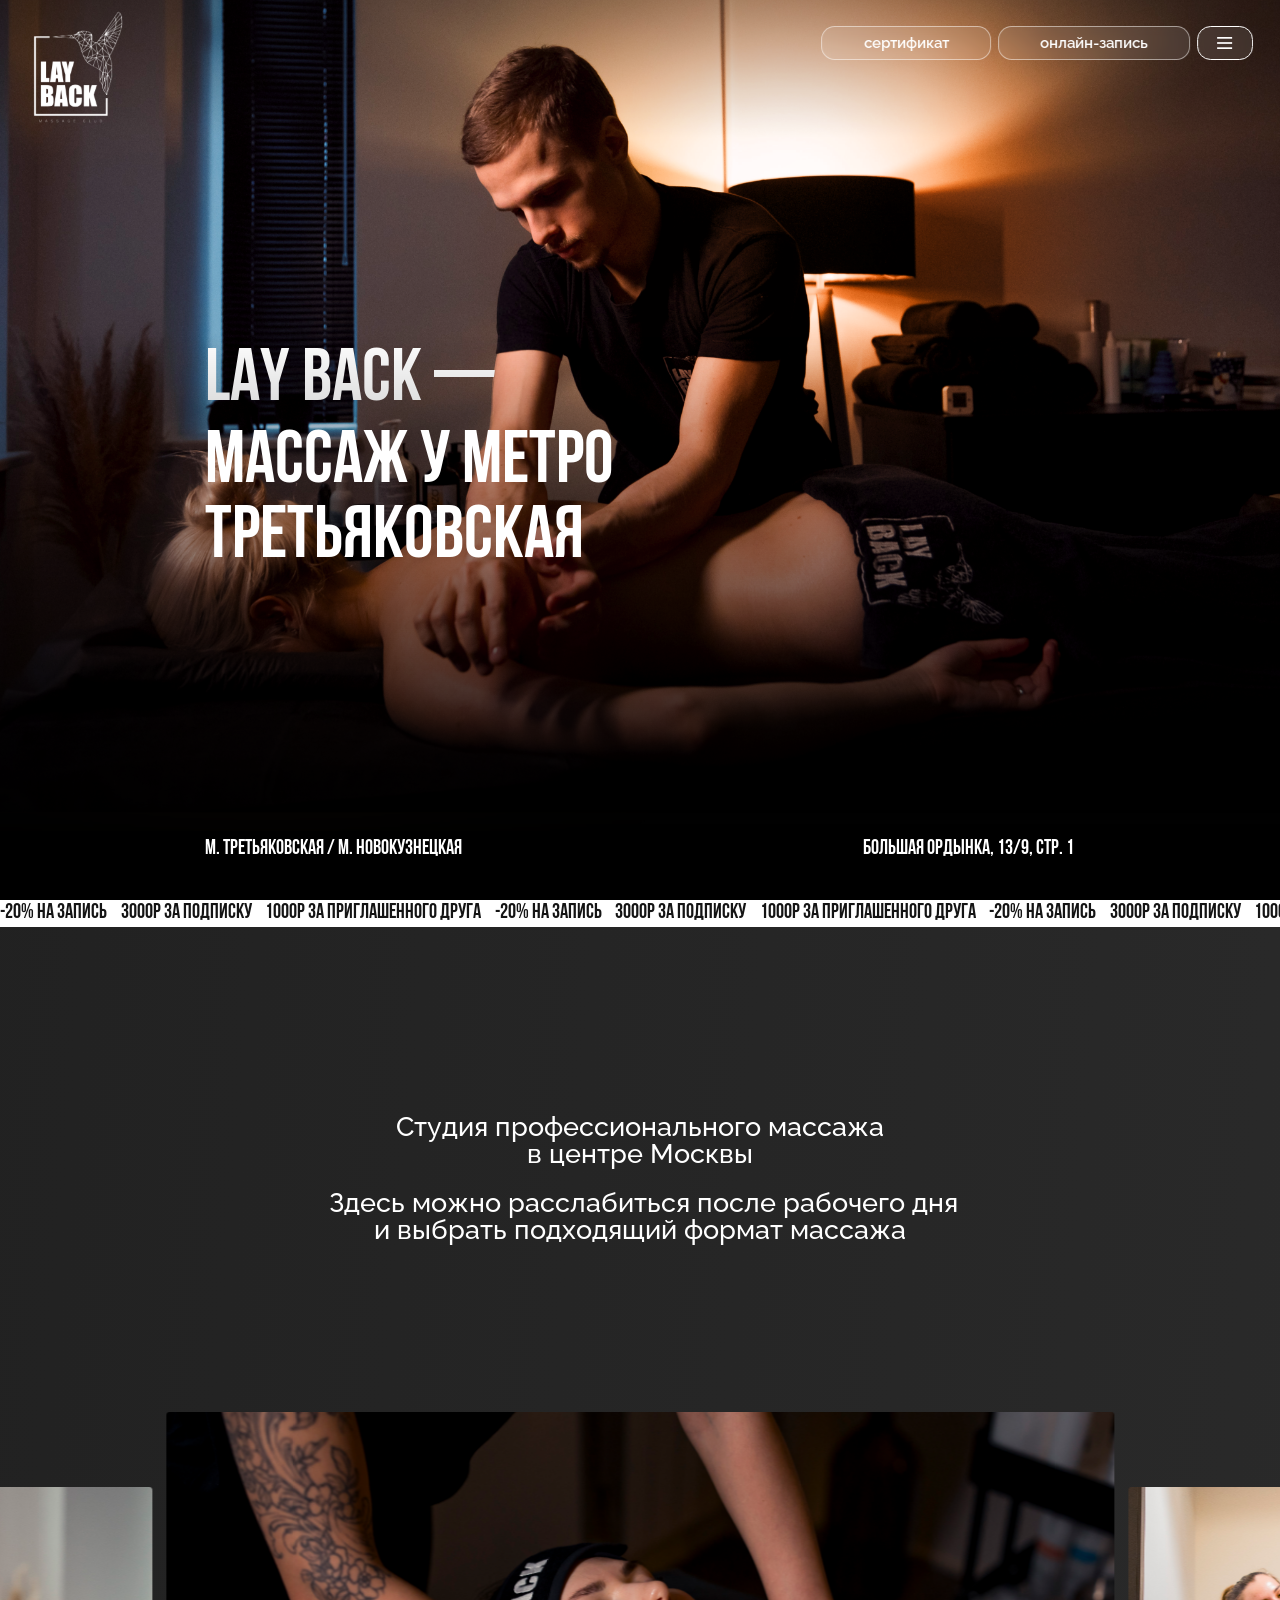
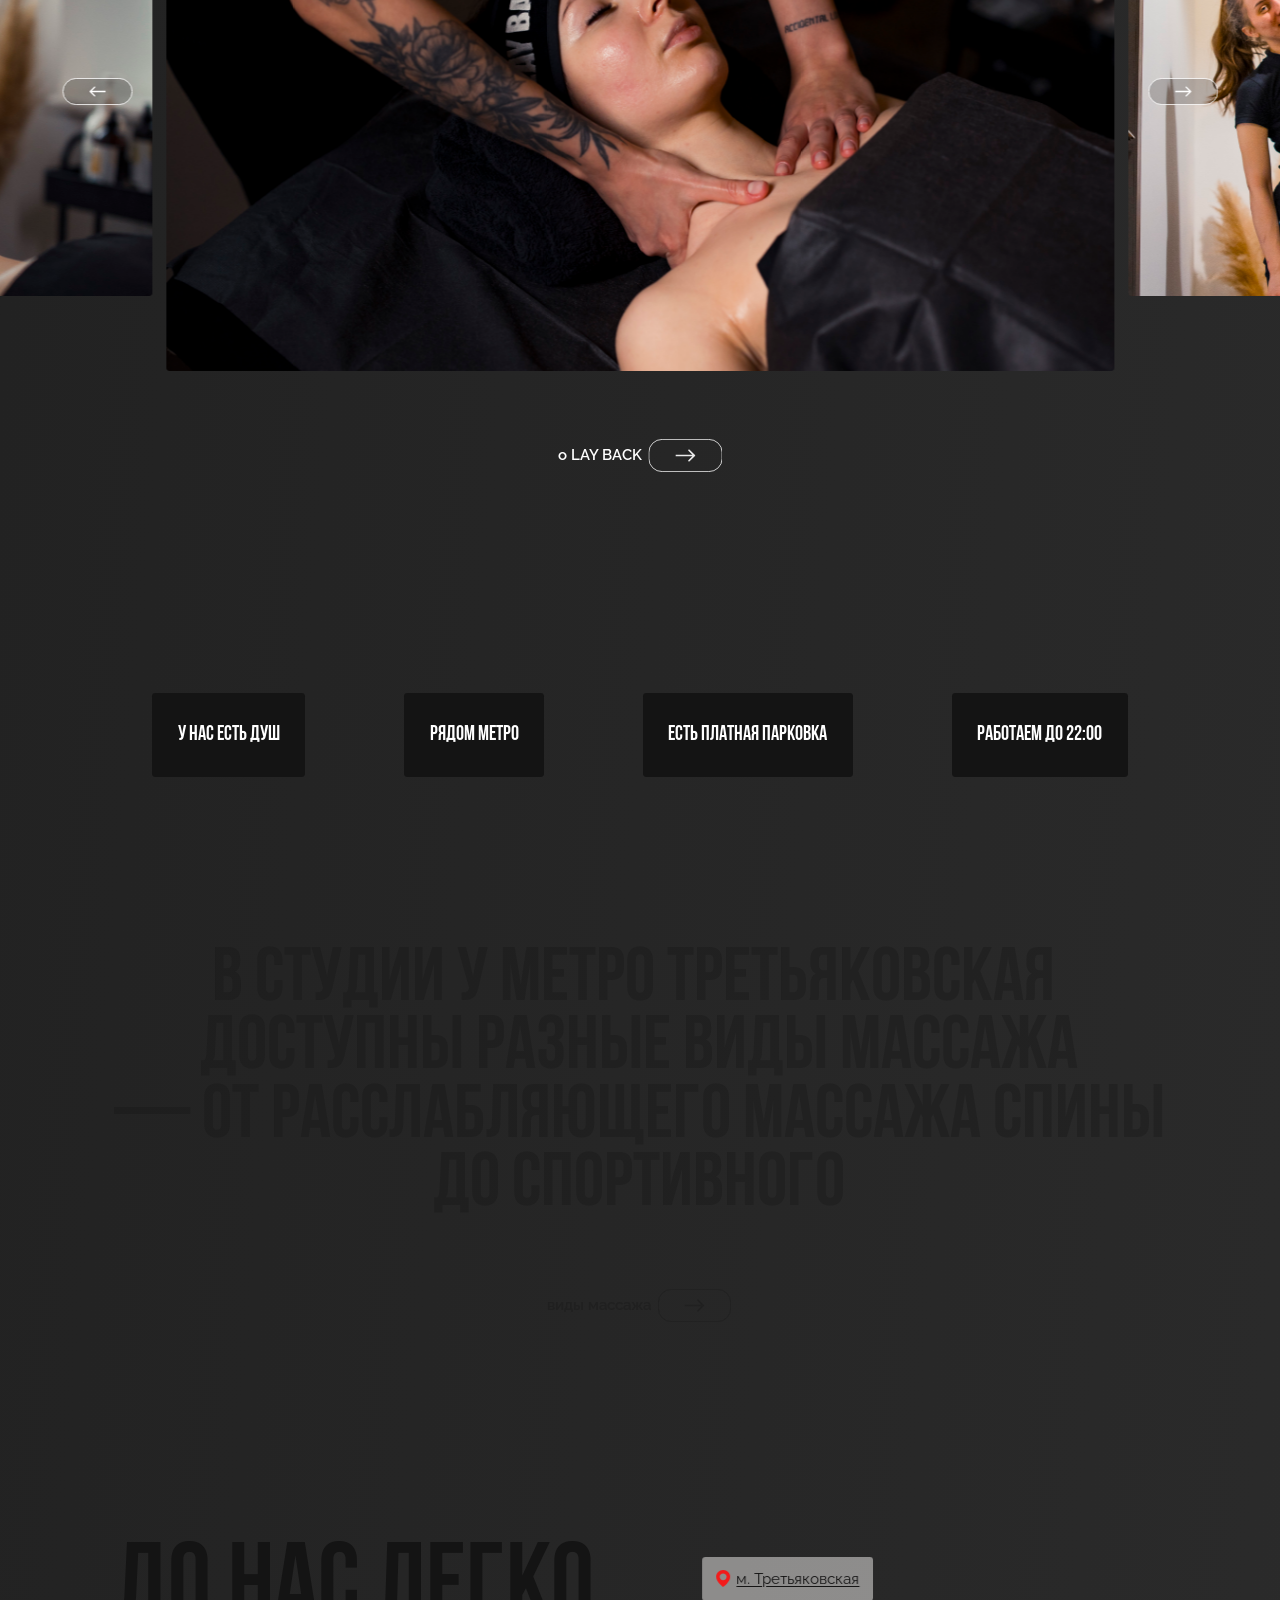
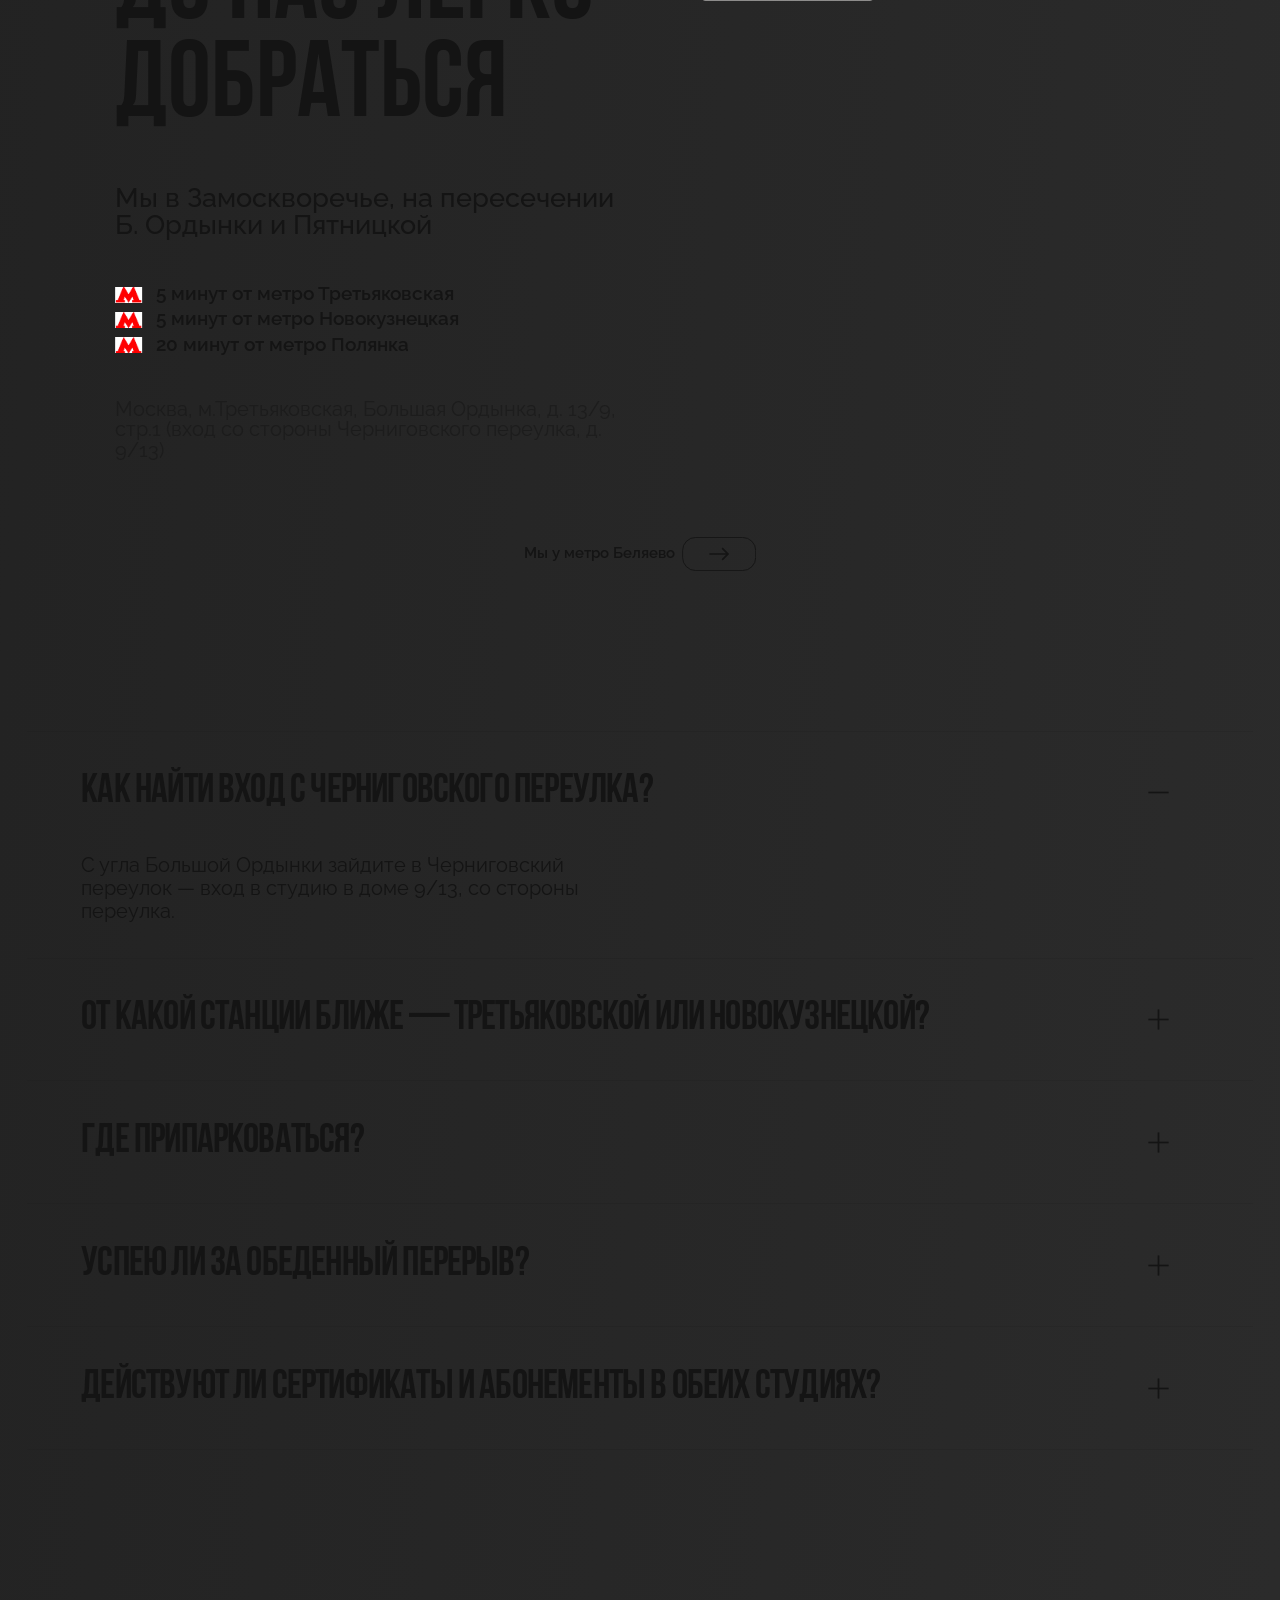
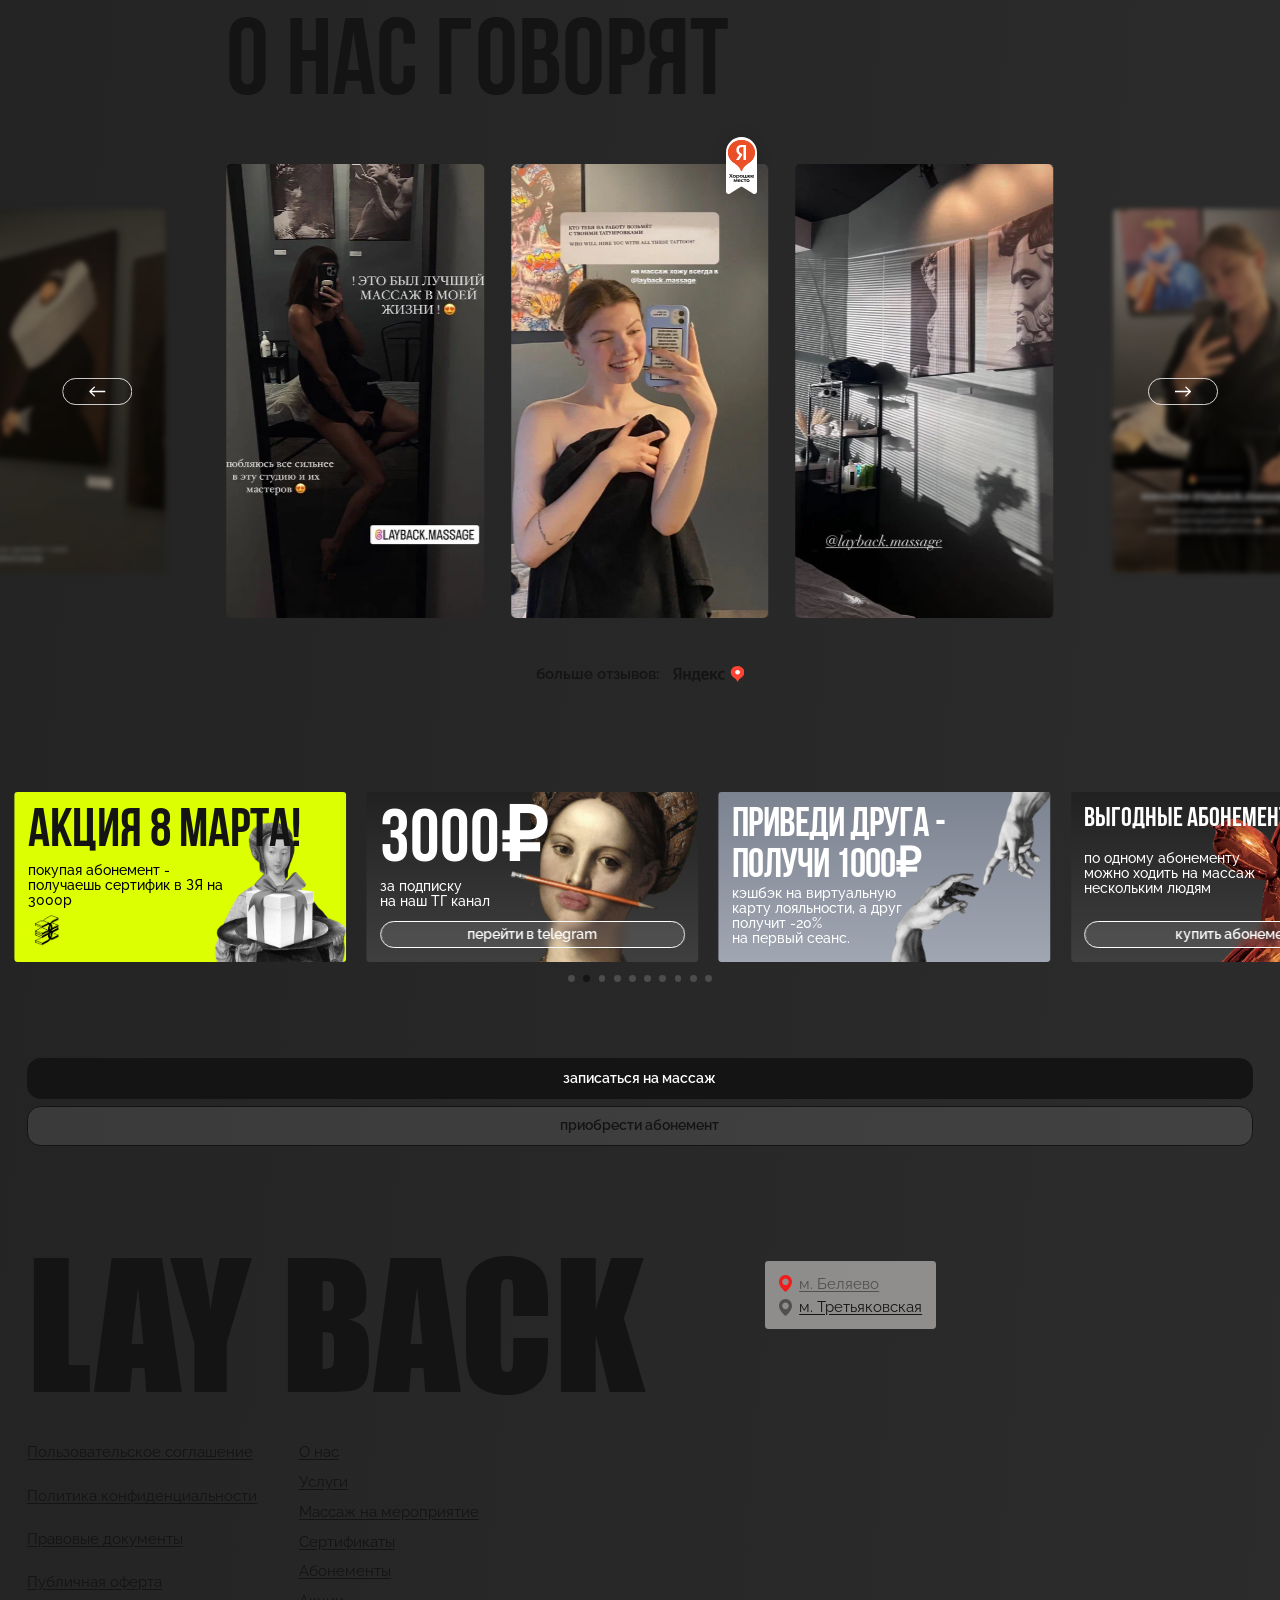
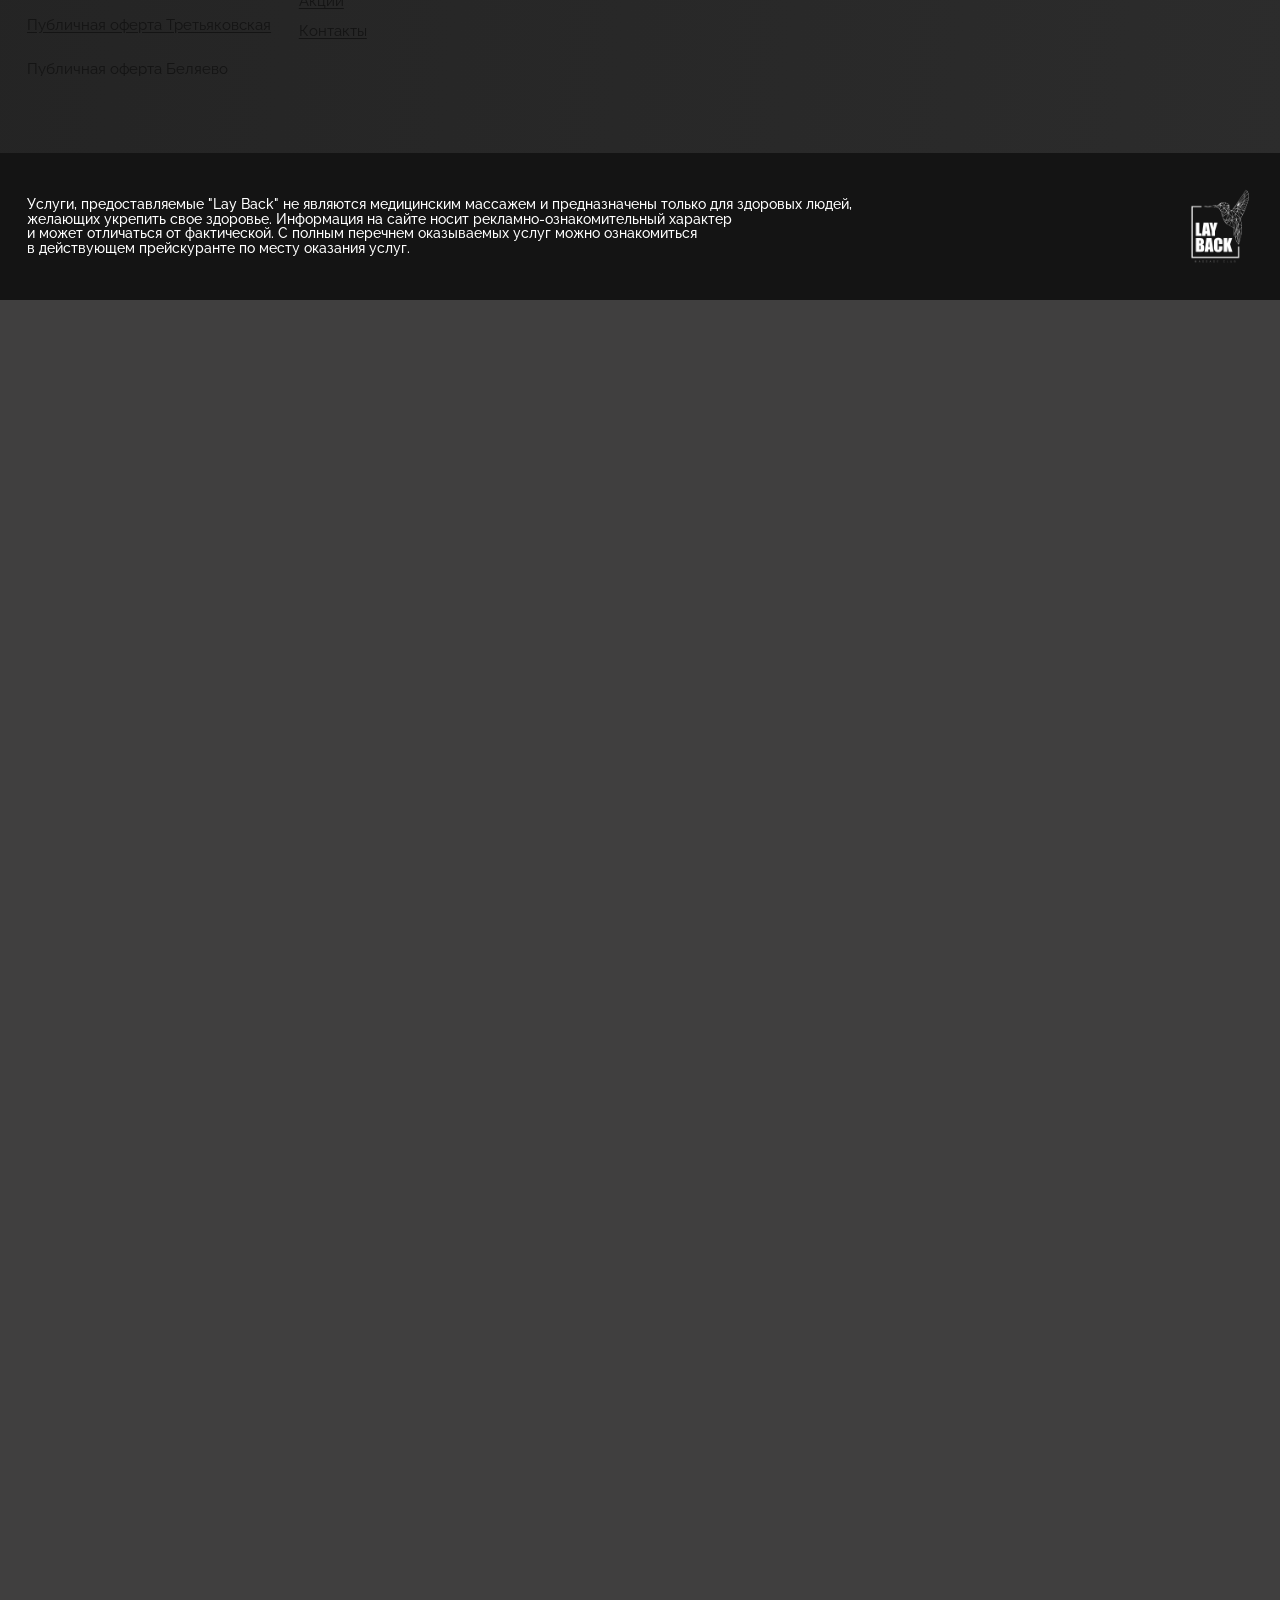
<file: index.html>
<!DOCTYPE html>
<html lang="ru">
<head>
  <meta charset="UTF-8">
  <meta name="viewport" content="width=device-width, initial-scale=1">
  <title>LAY BACK — массаж у метро Третьяковская</title>
  <link rel="canonical" href="https://lay-back.ru/massazh-tretyakovskaya/">
  <script>
    (function () {
      var q = location.search;
      var w = window.innerWidth;
      var forcedMobile = /\bmobile\b/.test(q);
      var forcedTablet = /\btablet\b/.test(q);
      var forcedDesktop = /\bdesktop\b/.test(q);
      var mobile = forcedMobile ? true : (forcedTablet || forcedDesktop) ? false : w < 768;
      var tablet = !mobile && (forcedTablet ? true : forcedDesktop ? false : w >= 768 && w < 1100);
      var vp = mobile ? 393 : tablet ? 744 : 1512;
      var hero = mobile ? 852 : tablet ? 1000 : 982;
      var z = w / vp;
      var h = ((mobile || tablet) && window.visualViewport ? window.visualViewport.height : window.innerHeight) / z;
      document.documentElement.classList.toggle("is-mobile", mobile);
      document.documentElement.classList.toggle("is-tablet", tablet);
      document.documentElement.classList.toggle("is-tablet-compact", tablet && h < 780);
      document.documentElement.style.zoom = z;
      document.documentElement.style.setProperty("--page-zoom", String(z));
      document.documentElement.style.setProperty("--hero-h", h + "px");
      document.documentElement.style.setProperty("--hero-shift", (h - hero) + "px");
      document.documentElement.style.setProperty("--hero-y", String(h / hero));
    })();
  </script>
  <link rel="stylesheet" href="https://cdn.jsdelivr.net/npm/swiper@11/swiper-bundle.min.css">
  <link rel="stylesheet" href="css/styles.css?v=19">
  <link rel="stylesheet" href="css/mobile.css?v=20">
  <link rel="stylesheet" href="css/tablet.css?v=2">
</head>
<body>
  <div class="page">
    <header class="header js-header">
      <a class="header__logo" href="https://lay-back.ru/">
        <img src="assets/logo.png" alt="LAY BACK">
      </a>
      <div class="header__actions">
        <div class="header__buttons">
          <a class="btn-ghost" href="https://lay-back.ru/sertifikaty/">сертификат</a>
          <a class="btn-ghost" href="https://n87133.yclients.com">онлайн-запись</a>
          <button class="btn-menu" type="button" aria-label="Открыть меню">
            <img src="assets/menu.svg" alt="">
          </button>
        </div>
      </div>
    </header>

    <div class="hero-stack">
    <section class="hero">
      <div class="hero__bg">
        <img class="hero__bg-desktop" src="assets/hero.png" alt="Студия массажа LAY BACK у метро Третьяковская">
        <img class="hero__bg-mobile" src="assets/hero-mobile.png" alt="Студия массажа LAY BACK у метро Третьяковская">
      </div>
      <p class="hero__brand font-bebas">LAY BACK —</p>
      <div class="hero__knockout">
        <img src="assets/hero-knockout.png?v=2" alt="Студия массажа LAY BACK на Большой Ордынке">
      </div>
      <div class="hero__overlay"></div>
      <div class="hero__titles font-bebas">
        <h1 class="hero__title">МАССАЖ у метро<br>третьяковская</h1>
        <div class="hero__meta">
          <p>м. Третьяковская<span class="hero__meta-slash"> / </span><span class="hero__meta-break"></span>м. Новокузнецкая</p>
          <p>Большая Ордынка, 13/9, стр. 1</p>
        </div>
      </div>
    </section>

    <div class="ticker" aria-hidden="true">
      <div class="ticker__track">
        <div class="ticker__set">
          <span class="ticker__item">-20% на запись</span>
          <span class="ticker__item">3000р за подписку</span>
          <span class="ticker__item">1000р за приглашенного друга</span>
          <span class="ticker__item">-20% на запись</span>
          <span class="ticker__item">3000р за подписку</span>
          <span class="ticker__item">1000р за приглашенного друга</span>
          <span class="ticker__item">-20% на запись</span>
          <span class="ticker__item">3000р за подписку</span>
          <span class="ticker__item">1000р за приглашенного друга</span>
          <span class="ticker__item">-20% на запись</span>
          <span class="ticker__item">3000р за подписку</span>
          <span class="ticker__item">1000р за приглашенного друга</span>
        </div>
        <div class="ticker__set">
          <span class="ticker__item">-20% на запись</span>
          <span class="ticker__item">3000р за подписку</span>
          <span class="ticker__item">1000р за приглашенного друга</span>
          <span class="ticker__item">-20% на запись</span>
          <span class="ticker__item">3000р за подписку</span>
          <span class="ticker__item">1000р за приглашенного друга</span>
          <span class="ticker__item">-20% на запись</span>
          <span class="ticker__item">3000р за подписку</span>
          <span class="ticker__item">1000р за приглашенного друга</span>
          <span class="ticker__item">-20% на запись</span>
          <span class="ticker__item">3000р за подписку</span>
          <span class="ticker__item">1000р за приглашенного друга</span>
        </div>
      </div>
    </div>
    </div>

    <section class="about">
      <div class="about__intro">
        <p>Студия профессионального массажа<span class="is-break-space"> </span><br>в центре Москвы</p>
        <p> Здесь можно расслабиться после рабочего дня<br>и выбрать подходящий формат массажа</p>
      </div>
      <div class="gallery">
        <div class="gallery__viewport">
          <div class="gallery__track" id="galleryTrack">
            <div class="gallery__photo" data-photo="0"><img src="assets/figma-g01.png" alt="Интерьер студии массажа LAY BACK в Замоскворечье — фото 1"></div>
            <div class="gallery__photo" data-photo="1"><img src="assets/figma-g02.png" alt="Интерьер студии массажа LAY BACK в Замоскворечье — фото 2"></div>
            <div class="gallery__photo is-center" data-photo="2"><img src="assets/figma-g03.png" alt="Интерьер студии массажа LAY BACK в Замоскворечье — фото 3"></div>
            <div class="gallery__photo gallery__photo--04" data-photo="3"><img src="assets/figma-g04.png" alt="Интерьер студии массажа LAY BACK в Замоскворечье — фото 4"></div>
            <div class="gallery__photo gallery__photo--05" data-photo="4">
              <img class="gallery__img-desktop" src="assets/gallery-05.png?v=20" alt="Интерьер студии массажа LAY BACK в Замоскворечье — фото 5">
              <img class="gallery__img-mobile" src="assets/gallery-05-m.png?v=20" alt="Интерьер студии массажа LAY BACK в Замоскворечье — фото 5">
            </div>
          </div>
          <div class="gallery__controls">
            <button class="gallery__arrow gallery__arrow--prev" type="button" aria-label="Назад">
              <img src="assets/arrow-gallery-l.svg" alt="">
            </button>
            <button class="gallery__arrow gallery__arrow--next" type="button" aria-label="Вперёд">
              <img src="assets/arrow-gallery-r.svg" alt="">
            </button>
          </div>
        </div>
        <a class="link-arrow" href="https://lay-back.ru/o-nas/">
          <h2 class="link-arrow__text">о LAY BACK</h2>
          <span class="link-arrow__icon">
            <img src="assets/arrow-text.svg" alt="">
          </span>
        </a>
      </div>
    </section>

    <section class="amenities">
      <div class="amenity"><span class="font-bebas">у нас есть душ</span></div>
      <div class="amenity"><span class="font-bebas">рядом метро</span></div>
      <div class="amenity"><span class="font-bebas">есть платная парковка</span></div>
      <div class="amenity"><span class="font-bebas">работаем до 22:00</span></div>
    </section>

    <section class="services">
      <h2 class="services__title font-bebas">В студии <br class="is-mobile-break">у метро Третьяковская доступны разные виды массажа<br>— от расслабляющего массажа спины<br>до спортивного</h2>
      <a class="link-arrow" href="https://lay-back.ru/uslugi/">
        <span class="link-arrow__text">виды массажа</span>
        <span class="link-arrow__icon">
          <img src="assets/arrow-text.svg" alt="">
        </span>
      </a>
    </section>

    <section class="location">
      <div class="location__row">
        <div class="location__address">
          <h2 class="location__title font-bebas">до нас легко добраться</h2>
          <p class="location__lead">Мы в Замоскворечье,<br class="is-mobile-break"> на пересечении<br>Б. Ордынки и Пятницкой</p>
          <div class="location__metros">
            <div class="location__metro">
              <div class="location__metro-icon">
                <img src="assets/metro-icon.png" alt="">
              </div>
              <span>5 минут от метро Третьяковская</span>
            </div>
            <div class="location__metro">
              <div class="location__metro-icon">
                <img src="assets/metro-icon.png" alt="">
              </div>
              <span>5 минут от метро Новокузнецкая</span>
            </div>
            <div class="location__metro">
              <div class="location__metro-icon">
                <img src="assets/metro-icon.png" alt="">
              </div>
              <span>20 минут от метро Полянка</span>
            </div>
          </div>
          <p class="location__full">Москва, м.Третьяковская, Большая Ордынка, д. 13/9, стр.1 (вход со стороны Черниговского переулка, д. 9/13)</p>
        </div>
        <div class="location__map">
          <div class="location__map-img">
            <iframe class="js-map-frame" title="Метро Третьяковская и Новокузнецкая" src="https://yandex.ru/map-widget/v1/?ll=37.6244%2C55.7416&z=16&pt=37.6244,55.7416,pm2rdm&l=map"></iframe>
          </div>
          <div class="map-switcher map-switcher--location">
            <button class="map-switcher__item js-move-map-btn is-active" type="button" data-map="https://yandex.ru/map-widget/v1/?ll=37.6244%2C55.7416&z=16&pt=37.6244,55.7416,pm2rdm&l=map">
              <span class="map-switcher__icon"><img src="assets/icon-metro.svg" alt=""></span>
              <span class="map-switcher__label">м. Третьяковская</span>
            </button>
          </div>
        </div>
      </div>
      <a class="link-arrow" href="belyaevo/">
        <span class="link-arrow__text">Мы у <span class="location__metro-word">метро </span>Беляево</span>
        <span class="link-arrow__icon">
          <img src="assets/arrow-text.svg" alt="">
        </span>
      </a>
    </section>

    <section class="faq" aria-label="Вопросы и ответы">
      <div class="faq__list js-faq">
        <div class="faq__item is-open">
          <button class="faq__trigger" type="button" aria-expanded="true">
            <span class="faq__question font-bebas">Как найти вход с Черниговского переулка?</span>
            <span class="faq__icon" aria-hidden="true">
              <img class="faq__icon-plus" src="assets/faq-plus.svg" alt="">
              <img class="faq__icon-minus" src="assets/faq-minus.svg" alt="">
            </span>
          </button>
          <div class="faq__panel">
            <div class="faq__panel-inner">
              <p class="faq__answer">С угла Большой Ордынки зайдите в Черниговский переулок — вход в студию в доме 9/13, со стороны переулка.</p>
            </div>
          </div>
        </div>
        <div class="faq__item">
          <button class="faq__trigger" type="button" aria-expanded="false">
            <span class="faq__question font-bebas">От какой станции ближе — Третьяковской или Новокузнецкой?</span>
            <span class="faq__icon" aria-hidden="true">
              <img class="faq__icon-plus" src="assets/faq-plus.svg" alt="">
              <img class="faq__icon-minus" src="assets/faq-minus.svg" alt="">
            </span>
          </button>
          <div class="faq__panel">
            <div class="faq__panel-inner">
              <p class="faq__answer">Обе станции примерно одинаково близко: около 5 минут пешком от метро Третьяковская и от метро Новокузнецкая.</p>
            </div>
          </div>
        </div>
        <div class="faq__item">
          <button class="faq__trigger" type="button" aria-expanded="false">
            <span class="faq__question font-bebas">Где припарковаться?</span>
            <span class="faq__icon" aria-hidden="true">
              <img class="faq__icon-plus" src="assets/faq-plus.svg" alt="">
              <img class="faq__icon-minus" src="assets/faq-minus.svg" alt="">
            </span>
          </button>
          <div class="faq__panel">
            <div class="faq__panel-inner">
              <p class="faq__answer">Рядом есть платная парковка — удобнее оставить машину на прилегающих улицах у переулка и дойти пешком.</p>
            </div>
          </div>
        </div>
        <div class="faq__item">
          <button class="faq__trigger" type="button" aria-expanded="false">
            <span class="faq__question font-bebas">Успею ли за обеденный перерыв?</span>
            <span class="faq__icon" aria-hidden="true">
              <img class="faq__icon-plus" src="assets/faq-plus.svg" alt="">
              <img class="faq__icon-minus" src="assets/faq-minus.svg" alt="">
            </span>
          </button>
          <div class="faq__panel">
            <div class="faq__panel-inner">
              <p class="faq__answer">Да: короткие программы длятся 30 минут, плюс несколько минут на переодевание — закладывайте около часа.</p>
            </div>
          </div>
        </div>
        <div class="faq__item">
          <button class="faq__trigger" type="button" aria-expanded="false">
            <span class="faq__question font-bebas">Действуют ли сертификаты и абонементы в обеих студиях?</span>
            <span class="faq__icon" aria-hidden="true">
              <img class="faq__icon-plus" src="assets/faq-plus.svg" alt="">
              <img class="faq__icon-minus" src="assets/faq-minus.svg" alt="">
            </span>
          </button>
          <div class="faq__panel">
            <div class="faq__panel-inner">
              <p class="faq__answer">Да, сертификаты и абонементы Lay Back действуют в обеих студиях — на Третьяковской и на Беляево.</p>
            </div>
          </div>
        </div>
      </div>
    </section>

    <section class="reviews">
      <h2 class="reviews__title font-bebas">о нас <br class="is-mobile-break">говорят</h2>
      <div class="reviews__pin-slot" aria-hidden="true">
        <div class="reviews__pin">
          <img class="reviews__pin-1" src="assets/yandex-btn-1.svg" alt="">
          <img class="reviews__pin-2" src="assets/yandex-btn-2.svg" alt="">
          <img class="reviews__pin-3" src="assets/yandex-btn-3.svg" alt="">
          <img class="reviews__pin-4" src="assets/yandex-btn-4.svg" alt="">
          <img class="reviews__pin-5" src="assets/yandex-btn-5.svg" alt="">
        </div>
      </div>
      <div class="reviews__slider js-reviews-slider">
        <div class="reviews__track" id="reviewsTrack">
          <div class="reviews-slide"><img src="assets/review-p6.png" alt="Отзыв о студии массажа LAY BACK на Третьяковской — 6"></div>
          <div class="reviews-slide"><img src="assets/review-p5.png" alt="Отзыв о студии массажа LAY BACK на Третьяковской — 5"></div>
          <div class="reviews-slide"><img src="assets/review-p4.png" alt="Отзыв о студии массажа LAY BACK на Третьяковской — 4"></div>
          <div class="reviews-slide"><img src="assets/review-a2.png" alt="Отзыв о студии массажа LAY BACK на Третьяковской — 2"></div>
          <div class="reviews-slide is-active"><img src="assets/review-active.png" alt="Отзыв о студии массажа LAY BACK на Третьяковской — 1"></div>
          <div class="reviews-slide"><img src="assets/review-a1.png" alt="Отзыв о студии массажа LAY BACK на Третьяковской — 3"></div>
          <div class="reviews-slide"><img src="assets/review-p3.png" alt="Отзыв о студии массажа LAY BACK на Третьяковской — 3"></div>
          <div class="reviews-slide"><img src="assets/review-p2.png" alt="Отзыв о студии массажа LAY BACK на Третьяковской — 2"></div>
          <div class="reviews-slide"><img src="assets/review-p1.png" alt="Отзыв о студии массажа LAY BACK на Третьяковской — 1"></div>
        </div>
        <div class="reviews-slider__nav">
          <button class="reviews__arrow reviews__arrow--prev" type="button" aria-label="Назад">
            <img src="assets/arrow-reviews-l.svg" alt="">
          </button>
          <button class="reviews__arrow reviews__arrow--next" type="button" aria-label="Вперёд">
            <img src="assets/arrow-reviews-r.svg" alt="">
          </button>
        </div>
      </div>
      <a class="reviews__more" href="https://yandex.ru/maps">
        <span class="reviews__more-text">больше отзывов:  </span>
        <span class="reviews__more-logo">
          <img src="assets/yandex-maps-logo.svg" alt="Яндекс">
        </span>
      </a>
    </section>

    <section class="sales">
      <div class="swiper js-offers-slider">
        <div class="swiper-wrapper">
          <article class="swiper-slide sale-card sale-card--wake">
            <div class="sale-card__art"><img src="assets/sale-art5.png" alt="Акция «Пробуждение»: −20% на запись в будние дни с 10:00 до 13:00"></div>
            <div class="sale-card__content">
              <p class="sale-card__title font-bebas">акция «пробуждение»</p>
              <p class="sale-card__discount font-bebas">-20%</p>
              <p class="sale-card__text">на запись в будние дни с 10:00 до 13:00</p>
            </div>
          </article>
          <article class="swiper-slide sale-card sale-card--march">
            <div class="sale-card__art"><img src="assets/sale-art4.png" alt="Акция к 8 Марта: сертификат при покупке абонемента"></div>
            <div class="sale-card__content">
              <p class="sale-card__title font-bebas">акция 8 марта!</p>
              <p class="sale-card__text">покупая абонемент - получаешь сертифик в ЗЯ на 3000р</p>
              <div class="sale-card__logo"><img src="assets/sale-logo-zy.png" alt="Сертификат «Золотое Яблоко» — подарок за абонемент"></div>
            </div>
          </article>
          <article class="swiper-slide sale-card sale-card--tg">
            <div class="sale-card__art-wrap">
              <div class="sale-card__art"><img src="assets/sale-art3.png" alt="3000 ₽ за подписку на Telegram-канал LAY BACK"></div>
            </div>
            <div class="sale-card__content">
              <p class="sale-card__title font-bebas">3000₽</p>
              <p class="sale-card__text">за подписку<br>на наш ТГ канал</p>
              <a class="sale-card__btn" href="https://t.me/layback_massage">перейти в telegram</a>
            </div>
          </article>
          <article class="swiper-slide sale-card sale-card--friend">
            <div class="sale-card__art-wrap">
              <div class="sale-card__art"><img src="assets/sale-art2.png" alt="Приведи друга: 1000 ₽ кэшбэк и −20% на первый сеанс другу"></div>
            </div>
            <div class="sale-card__content">
              <p class="sale-card__title font-bebas">Приведи друга - получи 1000₽</p>
              <p class="sale-card__text">кэшбэк на виртуальную карту лояльности, а друг получит -20%<br>на первый сеанс.</p>
            </div>
          </article>
          <article class="swiper-slide sale-card sale-card--pass">
            <div class="sale-card__art-wrap">
              <div class="sale-card__art"><img src="assets/sale-art1.png" alt="Абонементы LAY BACK — выгодный курс массажа"></div>
            </div>
            <div class="sale-card__content">
              <p class="sale-card__title font-bebas">Выгодные абонементы</p>
              <p class="sale-card__text">по одному абонементу можно ходить на массаж нескольким людям</p>
              <a class="sale-card__btn" href="https://lay-back.ru/abonement/">купить абонемент</a>
            </div>
          </article>
        </div>
        <div class="sales__dots swiper-pagination"></div>
      </div>
    </section>

    <section class="cta">
      <a class="cta__btn cta__btn--dark" href="https://n87133.yclients.com">записаться на массаж</a>
      <a class="cta__btn cta__btn--light" href="https://lay-back.ru/abonement/">приобрести абонемент</a>
    </section>

    <footer class="footer">
      <div class="footer__top">
        <div class="footer__content">
          <a class="footer__brand-text font-impact" href="https://lay-back.ru/">LAY BACK</a>
          <nav class="footer__nav">
            <ul class="footer__col footer__col--docs">
              <li><a href="https://lay-back.ru/polzovatelskoe_soglashenie.pdf">Пользовательское соглашение</a></li>
              <li><a href="https://lay-back.ru/politika3.pdf">Политика конфиденциальности</a></li>
              <li><a href="https://lay-back.ru/pravovye-dokumenty/">Правовые документы</a></li>
              <li><a href="https://lay-back.ru/publichnaya-oferta/">Публичная оферта</a></li>
              <li><a href="https://lay-back.ru/publichnaya-oferta-tretyakovskaya/">Публичная оферта Третьяковская</a></li>
              <li><a href="https://lay-back.ru/publichnaya-oferta-belyaevo/">Публичная оферта Беляево</a></li>
            </ul>
            <ul class="footer__col footer__col--menu">
              <li><a href="https://lay-back.ru/o-nas/">О нас</a></li>
              <li><a href="https://lay-back.ru/uslugi/">Услуги</a></li>
              <li><a href="https://lay-back.ru/massazh-na-meropriyatie/">Массаж на мероприятие</a></li>
              <li><a href="https://lay-back.ru/sertifikaty/">Сертификаты</a></li>
              <li><a href="https://lay-back.ru/abonement/">Абонементы</a></li>
              <li><a href="https://lay-back.ru/aktsii/">Акции</a></li>
              <li><a href="https://lay-back.ru/kontakty/">Контакты</a></li>
            </ul>
          </nav>
        </div>
        <div class="footer__map">
          <iframe class="js-map-frame" title="Метро Третьяковская и Новокузнецкая" src="https://yandex.ru/map-widget/v1/?ll=37.6244%2C55.7416&z=16&pt=37.6244,55.7416,pm2rdm&l=map"></iframe>
          <div class="map-switcher map-switcher--footer">
            <button class="map-switcher__item js-move-map-btn" type="button" data-map="https://yandex.ru/map-widget/v1/?ll=37.5294%2C55.6775&z=16&pt=37.5294,55.6775,pm2rdm&l=map">
              <span class="map-switcher__icon"><img src="assets/icon-metro.svg" alt=""></span>
              <span class="map-switcher__label">м. Беляево</span>
            </button>
            <button class="map-switcher__item js-move-map-btn is-active" type="button" data-map="https://yandex.ru/map-widget/v1/?ll=37.6244%2C55.7416&z=16&pt=37.6244,55.7416,pm2rdm&l=map">
              <span class="map-switcher__icon"><img src="assets/icon-metro-inactive.svg" alt=""></span>
              <span class="map-switcher__label">м. Третьяковская</span>
            </button>
          </div>
        </div>
      </div>
      <div class="footer__legal">
        <p class="footer__legal-text">Услуги, предоставляемые "Lay Back" не являются медицинским массажем и предназначены только для здоровых людей,<br>желающих укрепить свое здоровье. Информация на сайте носит рекламно-ознакомительный характер<br>и может отличаться от фактической. С полным перечнем оказываемых услуг можно ознакомиться<br>в действующем прейскуранте по месту оказания услуг.</p>
        <a class="footer__legal-logo" href="https://lay-back.ru/">
          <img src="assets/logo.png" alt="LAY BACK">
        </a>
      </div>
    </footer>
  </div>
  <div class="hero__cta">
    <a class="hero__cta-btn hero__cta-btn--solid" href="https://n87133.yclients.com">онлайн-запись</a>
    <a class="hero__cta-btn hero__cta-btn--ghost" href="https://lay-back.ru/sertifikaty/">сертификат</a>
  </div>
  <script src="https://cdn.jsdelivr.net/npm/swiper@11/swiper-bundle.min.js"></script>
  <script src="js/main.js?v=14"></script>
</body>
</html>
</file>
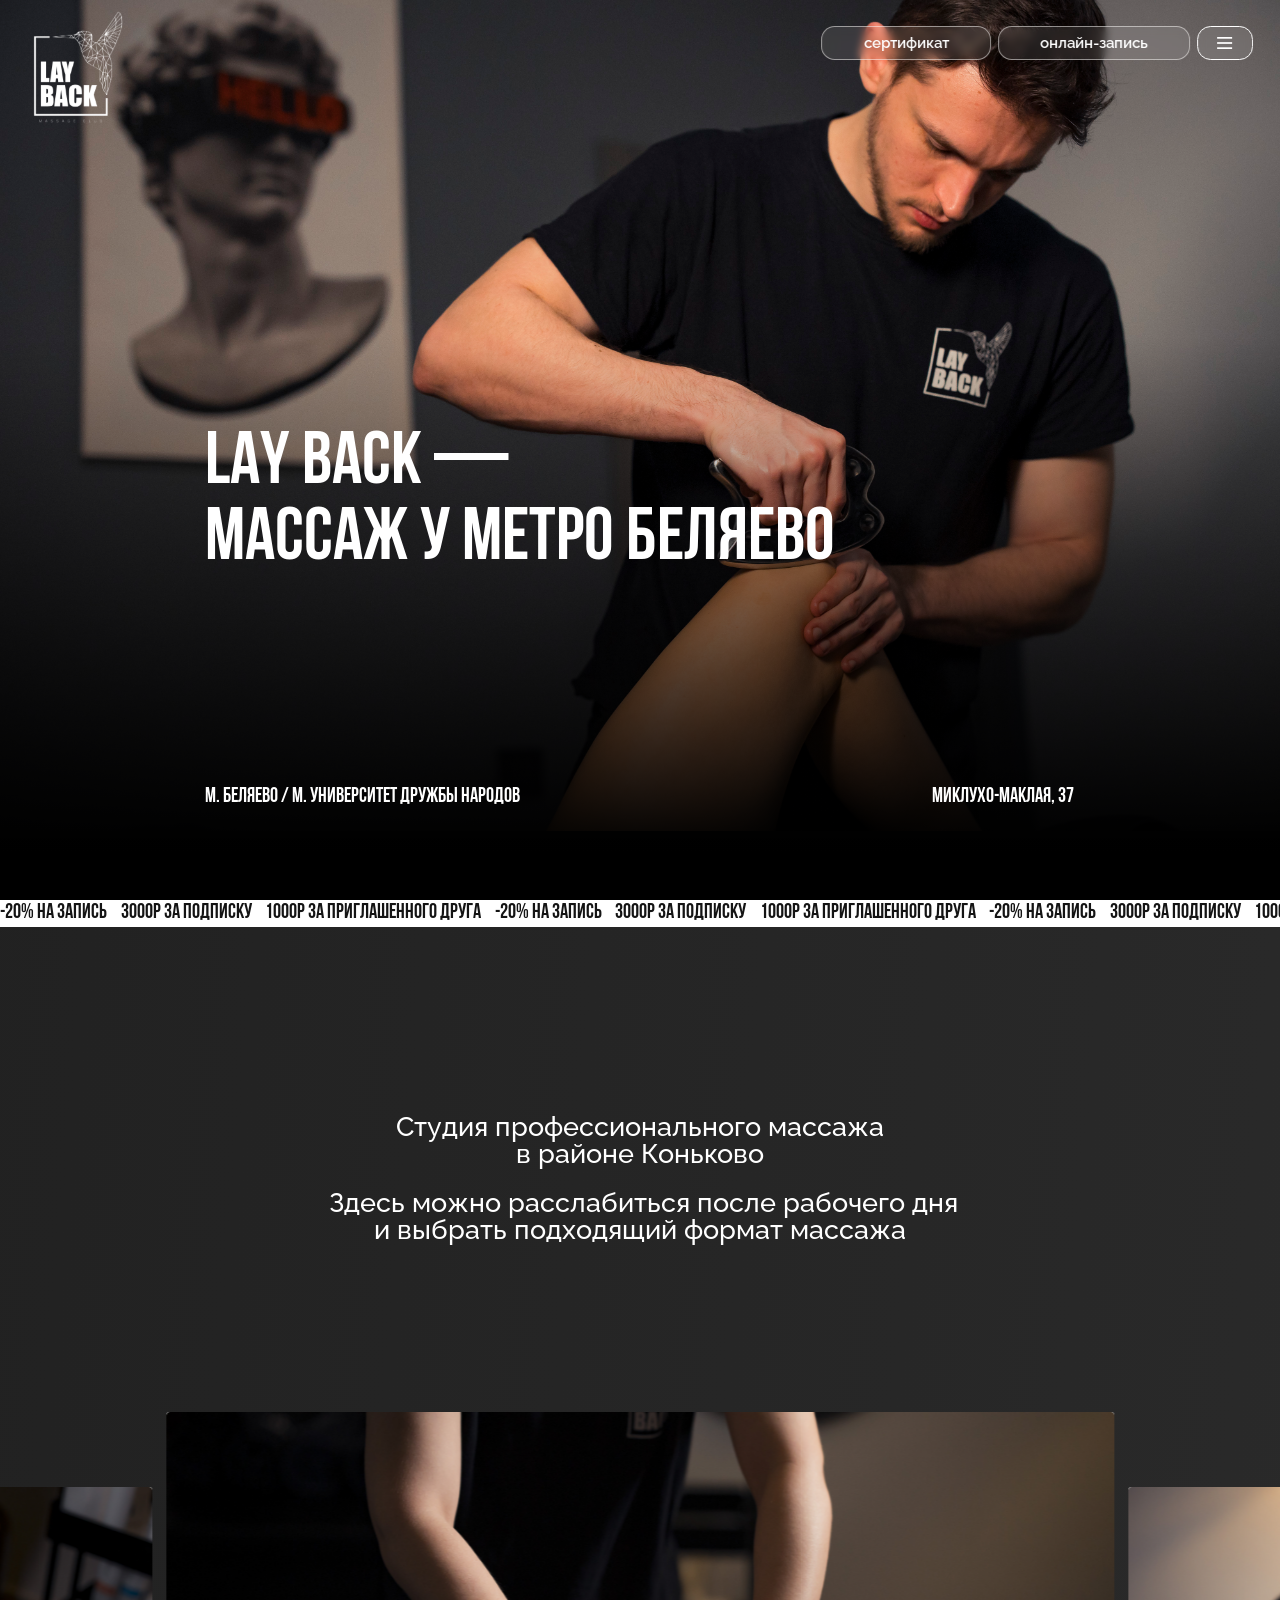
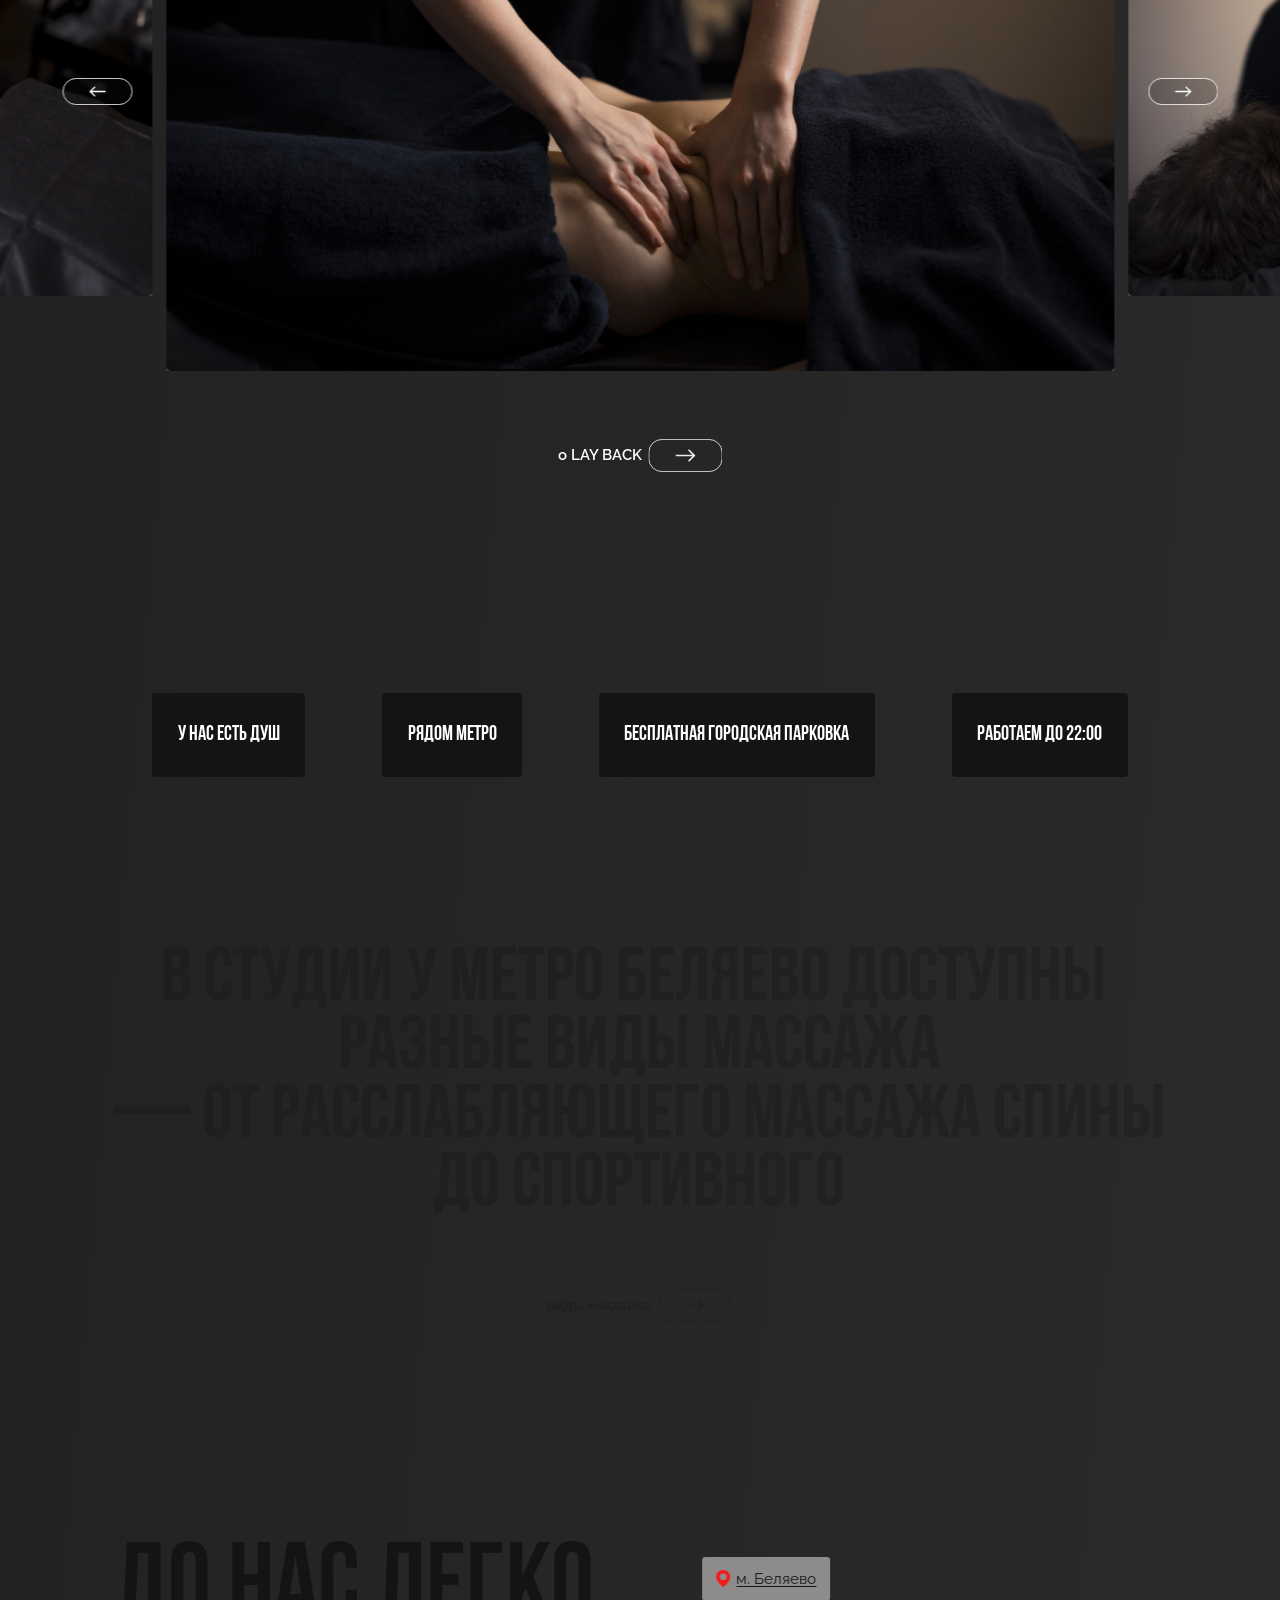
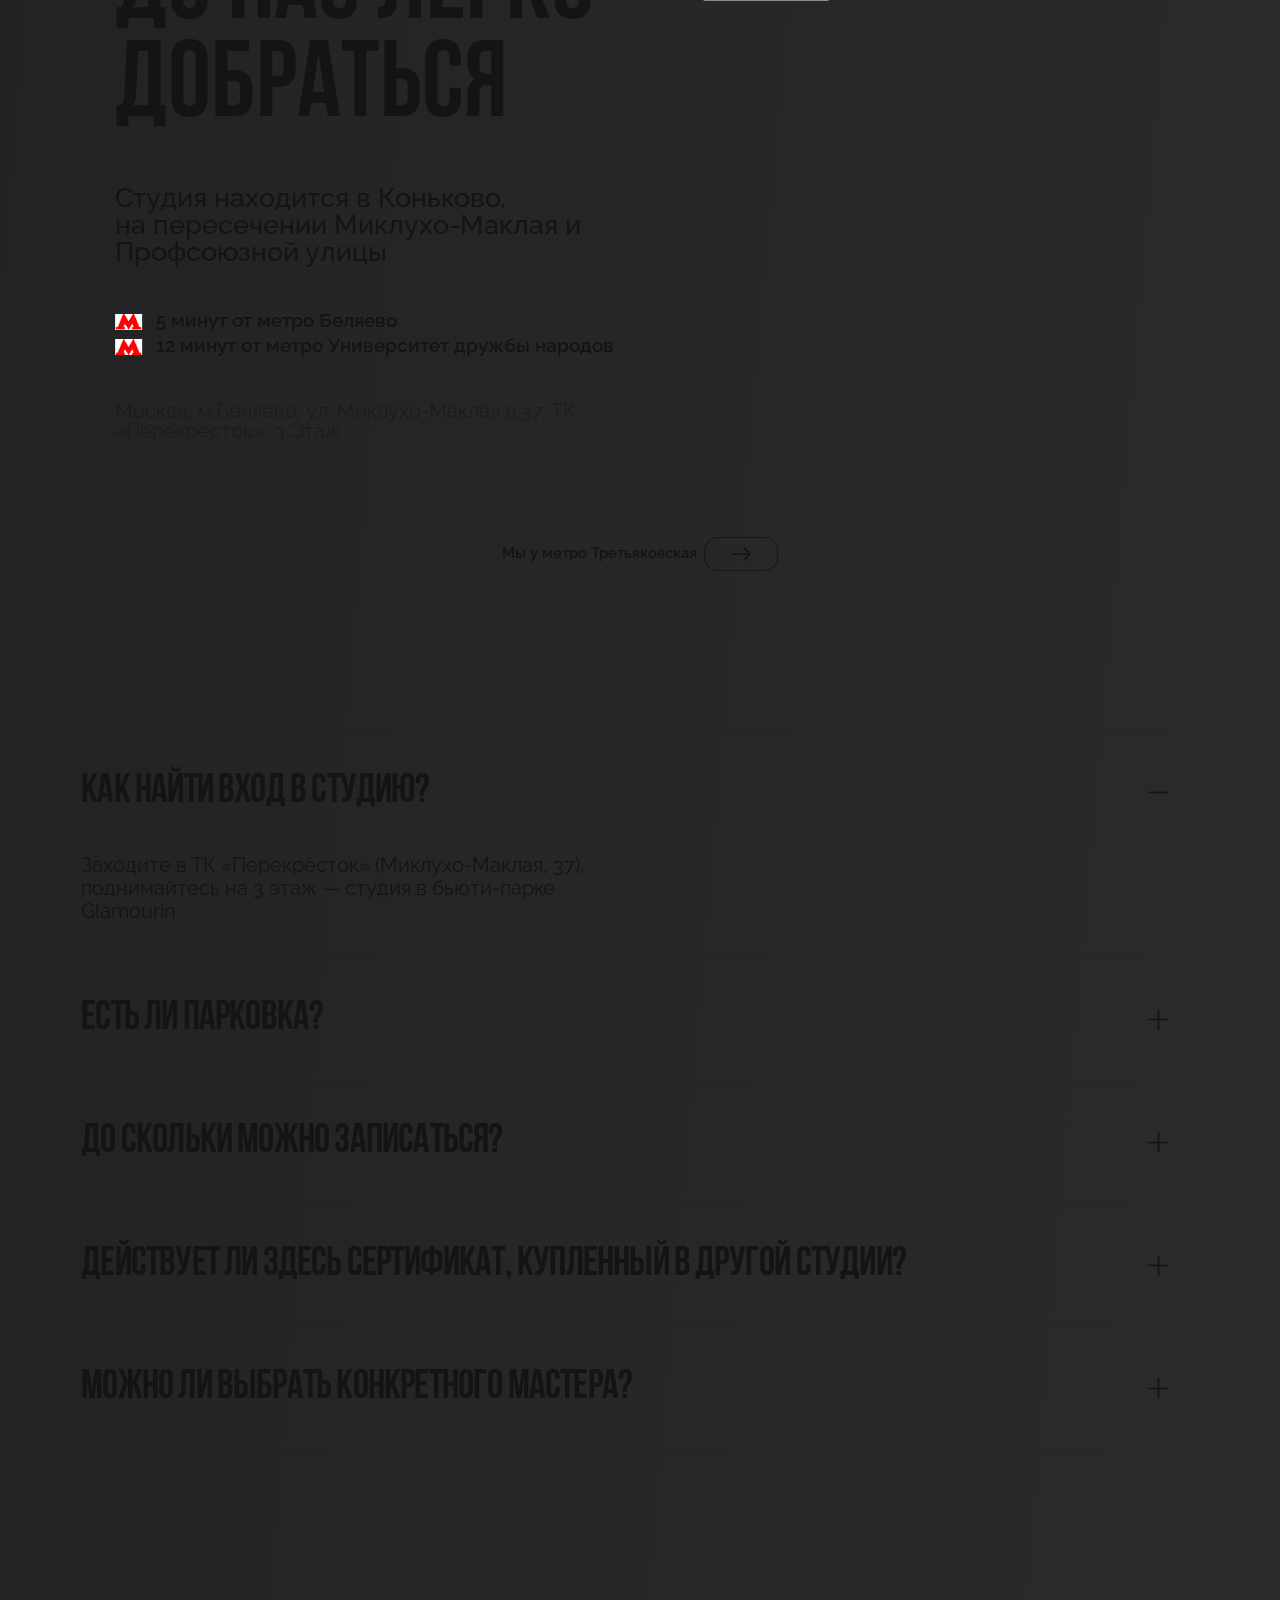
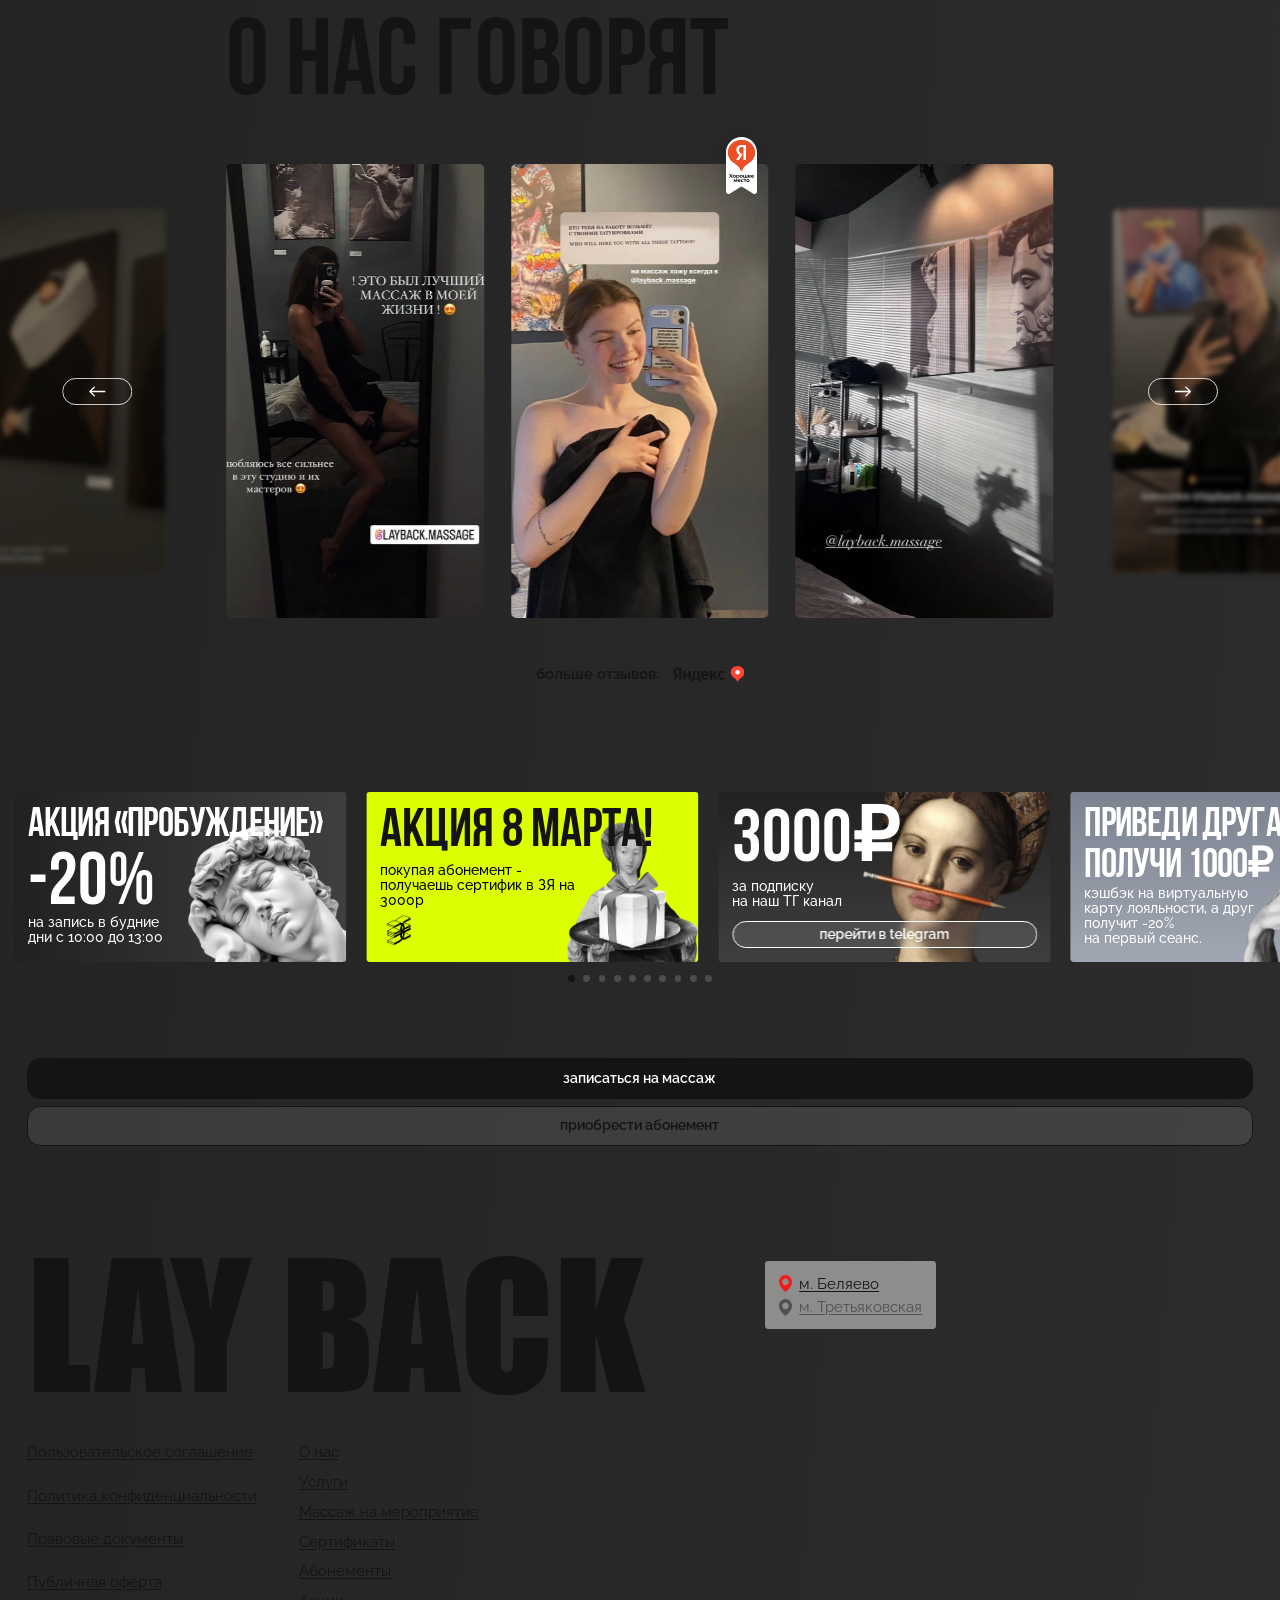
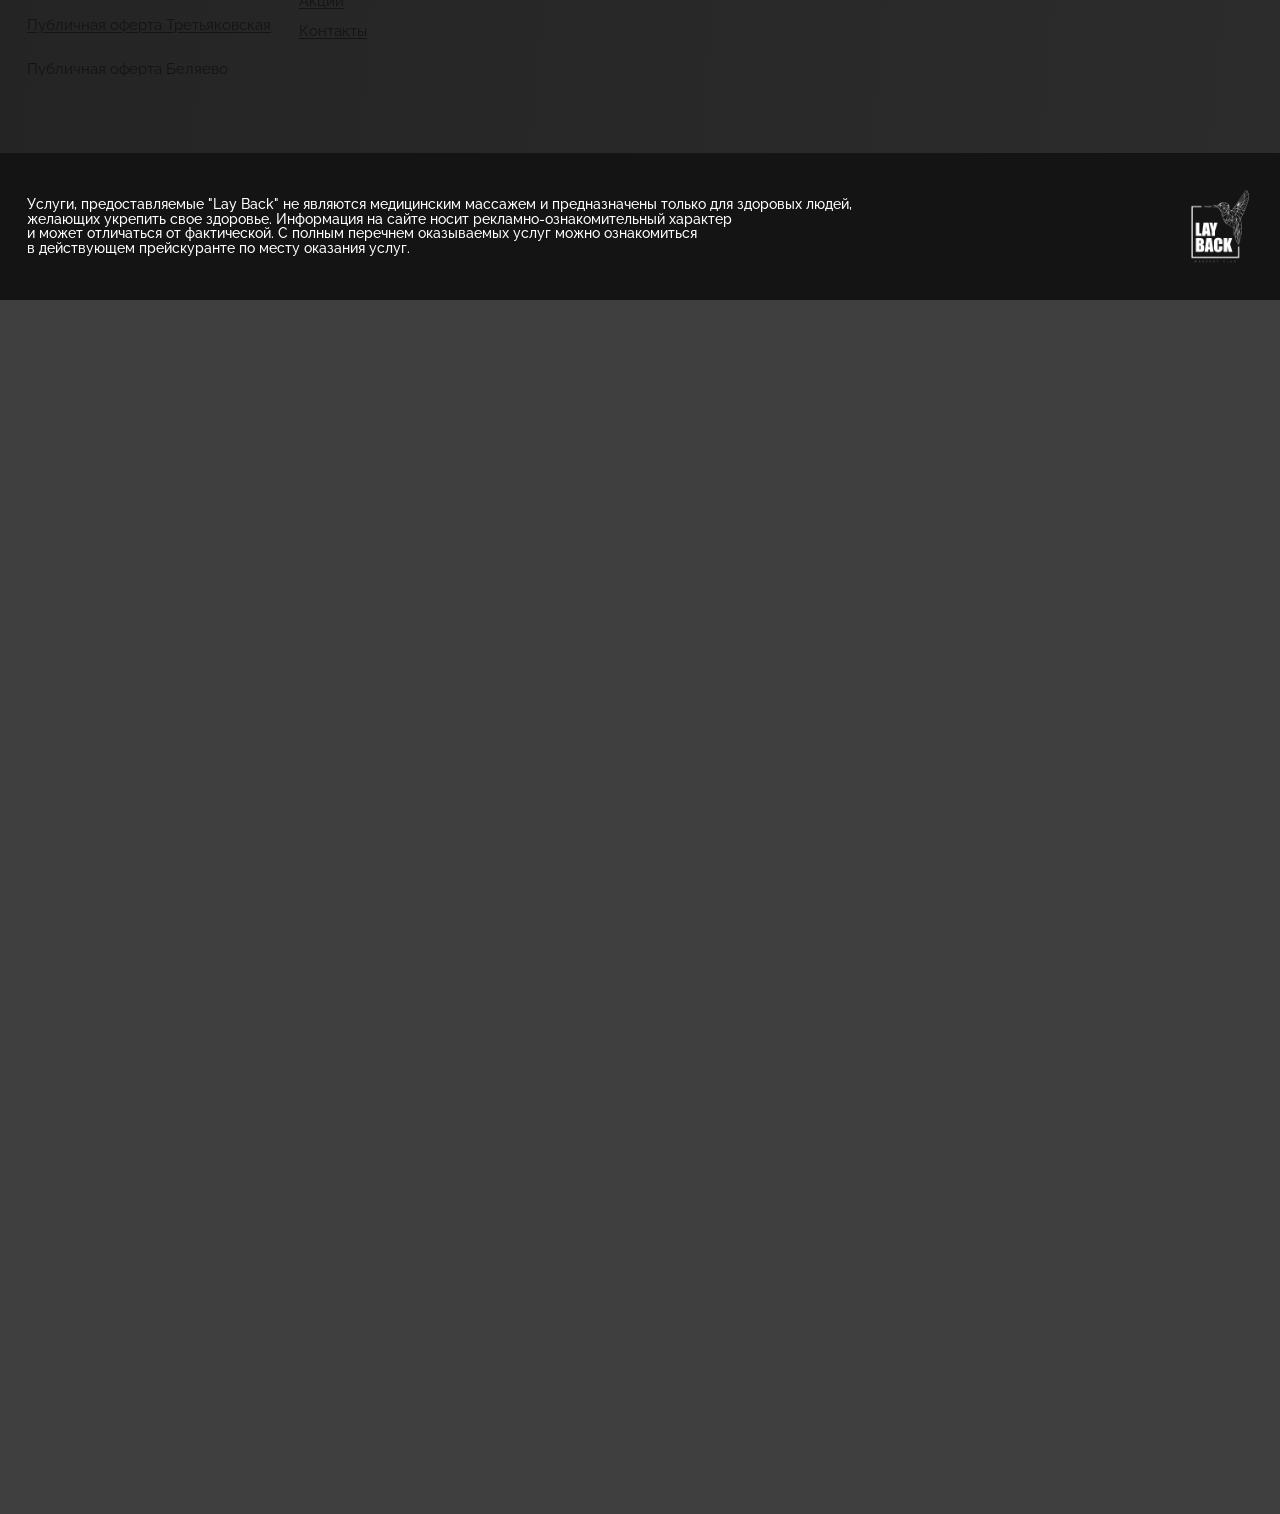
<file: belyaevo/index.html>
<!DOCTYPE html>
<html lang="ru">
<head>
  <meta charset="UTF-8">
  <meta name="viewport" content="width=device-width, initial-scale=1">
  <title>LAY BACK — массаж у метро Беляево</title>
  <link rel="canonical" href="https://lay-back.ru/massazh-belyaevo/">
  <script>
    (function () {
      var q = location.search;
      var w = window.innerWidth;
      var forcedMobile = /\bmobile\b/.test(q);
      var forcedTablet = /\btablet\b/.test(q);
      var forcedDesktop = /\bdesktop\b/.test(q);
      var mobile = forcedMobile ? true : (forcedTablet || forcedDesktop) ? false : w < 768;
      var tablet = !mobile && (forcedTablet ? true : forcedDesktop ? false : w >= 768 && w < 1100);
      var vp = mobile ? 393 : tablet ? 744 : 1512;
      var hero = mobile ? 852 : tablet ? 1000 : 982;
      var z = w / vp;
      var h = ((mobile || tablet) && window.visualViewport ? window.visualViewport.height : window.innerHeight) / z;
      document.documentElement.classList.add("is-belyaevo");
      document.documentElement.classList.toggle("is-mobile", mobile);
      document.documentElement.classList.toggle("is-tablet", tablet);
      document.documentElement.classList.toggle("is-tablet-compact", tablet && h < 780);
      document.documentElement.style.zoom = z;
      document.documentElement.style.setProperty("--page-zoom", String(z));
      document.documentElement.style.setProperty("--hero-h", h + "px");
      document.documentElement.style.setProperty("--hero-shift", (h - hero) + "px");
      document.documentElement.style.setProperty("--hero-y", String(h / hero));
    })();
  </script>
  <link rel="stylesheet" href="https://cdn.jsdelivr.net/npm/swiper@11/swiper-bundle.min.css">
  <link rel="stylesheet" href="../css/styles.css?v=19">
  <link rel="stylesheet" href="../css/mobile.css?v=20">
  <link rel="stylesheet" href="../css/tablet.css?v=2">
  <link rel="stylesheet" href="../css/belyaevo.css?v=11">
</head>
<body>
  <div class="page">
    <header class="header js-header">
      <a class="header__logo" href="https://lay-back.ru/">
        <img src="../assets/logo.png" alt="LAY BACK">
      </a>
      <div class="header__actions">
        <div class="header__buttons">
          <a class="btn-ghost" href="https://lay-back.ru/sertifikaty/">сертификат</a>
          <a class="btn-ghost" href="https://n87133.yclients.com">онлайн-запись</a>
          <button class="btn-menu" type="button" aria-label="Открыть меню">
            <img src="../assets/menu.svg" alt="">
          </button>
        </div>
      </div>
    </header>

    <div class="hero-stack">
    <section class="hero">
      <div class="hero__bg">
        <img class="hero__bg-desktop" src="../assets/belyaevo/hero.png" alt="Студия массажа LAY BACK у метро Беляево">
        <img class="hero__bg-mobile" src="../assets/belyaevo/hero-mobile.png" alt="Студия массажа LAY BACK у метро Беляево">
      </div>
      <p class="hero__brand font-bebas">LAY BACK —</p>
      <div class="hero__overlay"></div>
      <div class="hero__titles font-bebas">
        <h1 class="hero__title">МАССАЖ у метро <br class="hero__title-nl">беляево</h1>
        <div class="hero__meta">
          <p>м. Беляево<span class="hero__meta-slash"> / </span><span class="hero__meta-break"></span>м. Университет дружбы народов</p>
          <p>Миклухо-Маклая, 37</p>
        </div>
      </div>
    </section>

    <div class="ticker" aria-hidden="true">
      <div class="ticker__track">
        <div class="ticker__set">
          <span class="ticker__item">-20% на запись</span>
          <span class="ticker__item">3000р за подписку</span>
          <span class="ticker__item">1000р за приглашенного друга</span>
          <span class="ticker__item">-20% на запись</span>
          <span class="ticker__item">3000р за подписку</span>
          <span class="ticker__item">1000р за приглашенного друга</span>
          <span class="ticker__item">-20% на запись</span>
          <span class="ticker__item">3000р за подписку</span>
          <span class="ticker__item">1000р за приглашенного друга</span>
          <span class="ticker__item">-20% на запись</span>
          <span class="ticker__item">3000р за подписку</span>
          <span class="ticker__item">1000р за приглашенного друга</span>
        </div>
        <div class="ticker__set">
          <span class="ticker__item">-20% на запись</span>
          <span class="ticker__item">3000р за подписку</span>
          <span class="ticker__item">1000р за приглашенного друга</span>
          <span class="ticker__item">-20% на запись</span>
          <span class="ticker__item">3000р за подписку</span>
          <span class="ticker__item">1000р за приглашенного друга</span>
          <span class="ticker__item">-20% на запись</span>
          <span class="ticker__item">3000р за подписку</span>
          <span class="ticker__item">1000р за приглашенного друга</span>
          <span class="ticker__item">-20% на запись</span>
          <span class="ticker__item">3000р за подписку</span>
          <span class="ticker__item">1000р за приглашенного друга</span>
        </div>
      </div>
    </div>
    </div>

    <section class="about">
      <div class="about__intro">
        <p>Студия профессионального массажа<span class="is-break-space"> </span><br>в районе Коньково</p>
        <p> Здесь можно расслабиться после рабочего дня<br>и выбрать подходящий формат массажа</p>
      </div>
      <div class="gallery">
        <div class="gallery__viewport">
          <div class="gallery__track" id="galleryTrack">
            <div class="gallery__photo" data-photo="0">
              <img class="gallery__img-desktop" src="../assets/belyaevo/d-g01.png" alt="Интерьер студии массажа LAY BACK в Беляево — фото 1">
              <img class="gallery__img-mobile" src="../assets/belyaevo/m-g01.png" alt="Интерьер студии массажа LAY BACK в Беляево — фото 1">
            </div>
            <div class="gallery__photo" data-photo="1">
              <img class="gallery__img-desktop" src="../assets/belyaevo/d-g02.png" alt="Интерьер студии массажа LAY BACK в Беляево — фото 2">
              <img class="gallery__img-mobile" src="../assets/belyaevo/m-g02.png" alt="Интерьер студии массажа LAY BACK в Беляево — фото 2">
            </div>
            <div class="gallery__photo is-center" data-photo="2">
              <img class="gallery__img-desktop" src="../assets/belyaevo/d-g03.png" alt="Интерьер студии массажа LAY BACK в Беляево — фото 3">
              <img class="gallery__img-mobile" src="../assets/belyaevo/m-g03.png" alt="Интерьер студии массажа LAY BACK в Беляево — фото 3">
            </div>
            <div class="gallery__photo" data-photo="3">
              <img class="gallery__img-desktop" src="../assets/belyaevo/d-g04.png" alt="Интерьер студии массажа LAY BACK в Беляево — фото 4">
              <img class="gallery__img-mobile" src="../assets/belyaevo/m-g04.png" alt="Интерьер студии массажа LAY BACK в Беляево — фото 4">
            </div>
            <div class="gallery__photo" data-photo="4">
              <img class="gallery__img-desktop" src="../assets/belyaevo/d-g05.png" alt="Интерьер студии массажа LAY BACK в Беляево — фото 5">
              <img class="gallery__img-mobile" src="../assets/belyaevo/m-g05.png" alt="Интерьер студии массажа LAY BACK в Беляево — фото 5">
            </div>
          </div>
          <div class="gallery__controls">
            <button class="gallery__arrow gallery__arrow--prev" type="button" aria-label="Назад">
              <img src="../assets/arrow-gallery-l.svg" alt="">
            </button>
            <button class="gallery__arrow gallery__arrow--next" type="button" aria-label="Вперёд">
              <img src="../assets/arrow-gallery-r.svg" alt="">
            </button>
          </div>
        </div>
        <a class="link-arrow" href="https://lay-back.ru/o-nas/">
          <h2 class="link-arrow__text">о LAY BACK</h2>
          <span class="link-arrow__icon">
            <img src="../assets/arrow-text.svg" alt="">
          </span>
        </a>
      </div>
    </section>

    <section class="amenities">
      <div class="amenity"><span class="font-bebas">у нас есть душ</span></div>
      <div class="amenity"><span class="font-bebas">рядом метро</span></div>
      <div class="amenity"><span class="font-bebas">бесплатная городская парковка</span></div>
      <div class="amenity"><span class="font-bebas">работаем до 22:00</span></div>
    </section>

    <section class="services">
      <h2 class="services__title font-bebas">В студии <br class="is-mobile-break">у метро Беляево доступны разные виды массажа<br>— от расслабляющего массажа спины<br>до спортивного</h2>
      <a class="link-arrow" href="https://lay-back.ru/uslugi/">
        <span class="link-arrow__text">виды массажа</span>
        <span class="link-arrow__icon">
          <img src="../assets/arrow-text.svg" alt="">
        </span>
      </a>
    </section>

    <section class="location">
      <div class="location__row">
        <div class="location__address">
          <h2 class="location__title font-bebas">до нас легко добраться</h2>
          <p class="location__lead">Студия находится в Коньково,<br>на пересечении Миклухо-Маклая и Профсоюзной улицы</p>
          <div class="location__metros">
            <div class="location__metro">
              <div class="location__metro-icon">
                <img src="../assets/metro-icon.png" alt="">
              </div>
              <span>5 минут от метро Беляево</span>
            </div>
            <div class="location__metro">
              <div class="location__metro-icon">
                <img src="../assets/metro-icon.png" alt="">
              </div>
              <span>12 минут от метро Университет дружбы народов</span>
            </div>
          </div>
          <p class="location__full">Москва, м.Беляево, ул. Миклухо-Маклая д.37, ТК «Перекресток»,<br class="is-mobile-break"> 3 Этаж</p>
        </div>
        <div class="location__map">
          <div class="location__map-img">
            <iframe class="js-map-frame" title="Метро Беляево" src="https://yandex.ru/map-widget/v1/?ll=37.5294%2C55.6775&z=16&pt=37.5294,55.6775,pm2rdm&l=map"></iframe>
          </div>
          <div class="map-switcher map-switcher--location">
            <button class="map-switcher__item js-move-map-btn is-active" type="button" data-map="https://yandex.ru/map-widget/v1/?ll=37.5294%2C55.6775&z=16&pt=37.5294,55.6775,pm2rdm&l=map">
              <span class="map-switcher__icon"><img src="../assets/icon-metro.svg" alt=""></span>
              <span class="map-switcher__label">м. Беляево</span>
            </button>
          </div>
        </div>
      </div>
      <a class="link-arrow" href="../">
        <span class="link-arrow__text link-arrow__text--desktop">Мы у метро Третьяковская</span>
        <span class="link-arrow__text link-arrow__text--mobile">Мы у метро<br>Третьяковская</span>
        <span class="link-arrow__icon">
          <img src="../assets/arrow-text.svg" alt="">
        </span>
      </a>
    </section>

    <section class="faq" aria-label="Вопросы и ответы">
      <div class="faq__list js-faq">
        <div class="faq__item is-open">
          <button class="faq__trigger" type="button" aria-expanded="true">
            <span class="faq__question font-bebas">Как найти вход в студию?</span>
            <span class="faq__icon" aria-hidden="true">
              <img class="faq__icon-plus" src="../assets/faq-plus.svg" alt="">
              <img class="faq__icon-minus" src="../assets/faq-minus.svg" alt="">
            </span>
          </button>
          <div class="faq__panel">
            <div class="faq__panel-inner">
              <p class="faq__answer">Заходите в ТК «Перекрёсток» (Миклухо-Маклая, 37), поднимайтесь на 3 этаж — студия в бьюти-парке Glamourin.</p>
            </div>
          </div>
        </div>
        <div class="faq__item">
          <button class="faq__trigger" type="button" aria-expanded="false">
            <span class="faq__question font-bebas">Есть ли парковка?</span>
            <span class="faq__icon" aria-hidden="true">
              <img class="faq__icon-plus" src="../assets/faq-plus.svg" alt="">
              <img class="faq__icon-minus" src="../assets/faq-minus.svg" alt="">
            </span>
          </button>
          <div class="faq__panel">
            <div class="faq__panel-inner">
              <p class="faq__answer">Рядом есть бесплатная городская парковка.</p>
            </div>
          </div>
        </div>
        <div class="faq__item">
          <button class="faq__trigger" type="button" aria-expanded="false">
            <span class="faq__question font-bebas">До скольки можно записаться?</span>
            <span class="faq__icon" aria-hidden="true">
              <img class="faq__icon-plus" src="../assets/faq-plus.svg" alt="">
              <img class="faq__icon-minus" src="../assets/faq-minus.svg" alt="">
            </span>
          </button>
          <div class="faq__panel">
            <div class="faq__panel-inner">
              <p class="faq__answer">Студия работает ежедневно с 10:00 до 22:00. Время последнего сеанса зависит от длительности процедуры — актуальные слоты видны при онлайн-записи.</p>
            </div>
          </div>
        </div>
        <div class="faq__item">
          <button class="faq__trigger" type="button" aria-expanded="false">
            <span class="faq__question font-bebas">Действует ли здесь сертификат, купленный в другой студии?</span>
            <span class="faq__icon" aria-hidden="true">
              <img class="faq__icon-plus" src="../assets/faq-plus.svg" alt="">
              <img class="faq__icon-minus" src="../assets/faq-minus.svg" alt="">
            </span>
          </button>
          <div class="faq__panel">
            <div class="faq__panel-inner">
              <p class="faq__answer">Да, сертификаты Lay Back можно использовать в обеих студиях — на Третьяковской и на Беляево.</p>
            </div>
          </div>
        </div>
        <div class="faq__item">
          <button class="faq__trigger" type="button" aria-expanded="false">
            <span class="faq__question font-bebas">Можно ли выбрать конкретного мастера?</span>
            <span class="faq__icon" aria-hidden="true">
              <img class="faq__icon-plus" src="../assets/faq-plus.svg" alt="">
              <img class="faq__icon-minus" src="../assets/faq-minus.svg" alt="">
            </span>
          </button>
          <div class="faq__panel">
            <div class="faq__panel-inner">
              <p class="faq__answer">Да, при онлайн-записи можно выбрать конкретного мастера или записаться к любому свободному специалисту.</p>
            </div>
          </div>
        </div>
      </div>
    </section>

    <section class="reviews">
      <h2 class="reviews__title font-bebas">о нас <br class="is-mobile-break">говорят</h2>
      <div class="reviews__pin-slot" aria-hidden="true">
        <div class="reviews__pin">
          <img class="reviews__pin-1" src="../assets/yandex-btn-1.svg" alt="">
          <img class="reviews__pin-2" src="../assets/yandex-btn-2.svg" alt="">
          <img class="reviews__pin-3" src="../assets/yandex-btn-3.svg" alt="">
          <img class="reviews__pin-4" src="../assets/yandex-btn-4.svg" alt="">
          <img class="reviews__pin-5" src="../assets/yandex-btn-5.svg" alt="">
        </div>
      </div>
      <div class="reviews__slider js-reviews-slider">
        <div class="reviews__track" id="reviewsTrack">
          <div class="reviews-slide"><img src="../assets/review-p6.png" alt="Отзыв о студии массажа LAY BACK в Беляево — 6"></div>
          <div class="reviews-slide"><img src="../assets/review-p5.png" alt="Отзыв о студии массажа LAY BACK в Беляево — 5"></div>
          <div class="reviews-slide"><img src="../assets/review-p4.png" alt="Отзыв о студии массажа LAY BACK в Беляево — 4"></div>
          <div class="reviews-slide"><img src="../assets/review-a2.png" alt="Отзыв о студии массажа LAY BACK в Беляево — 2"></div>
          <div class="reviews-slide is-active"><img src="../assets/review-active.png" alt="Отзыв о студии массажа LAY BACK в Беляево — 1"></div>
          <div class="reviews-slide"><img src="../assets/review-a1.png" alt="Отзыв о студии массажа LAY BACK в Беляево — 3"></div>
          <div class="reviews-slide"><img src="../assets/review-p3.png" alt="Отзыв о студии массажа LAY BACK в Беляево — 3"></div>
          <div class="reviews-slide"><img src="../assets/review-p2.png" alt="Отзыв о студии массажа LAY BACK в Беляево — 2"></div>
          <div class="reviews-slide"><img src="../assets/review-p1.png" alt="Отзыв о студии массажа LAY BACK в Беляево — 1"></div>
        </div>
        <div class="reviews-slider__nav">
          <button class="reviews__arrow reviews__arrow--prev" type="button" aria-label="Назад">
            <img src="../assets/arrow-reviews-l.svg" alt="">
          </button>
          <button class="reviews__arrow reviews__arrow--next" type="button" aria-label="Вперёд">
            <img src="../assets/arrow-reviews-r.svg" alt="">
          </button>
        </div>
      </div>
      <a class="reviews__more" href="https://yandex.ru/maps">
        <span class="reviews__more-text">больше отзывов:  </span>
        <span class="reviews__more-logo">
          <img src="../assets/yandex-maps-logo.svg" alt="Яндекс">
        </span>
      </a>
    </section>

    <section class="sales">
      <div class="swiper js-offers-slider">
        <div class="swiper-wrapper">
          <article class="swiper-slide sale-card sale-card--wake">
            <div class="sale-card__art"><img src="../assets/sale-art5.png" alt="Акция «Пробуждение»: −20% на запись в будние дни с 10:00 до 13:00"></div>
            <div class="sale-card__content">
              <p class="sale-card__title font-bebas">акция «пробуждение»</p>
              <p class="sale-card__discount font-bebas">-20%</p>
              <p class="sale-card__text">на запись в будние дни с 10:00 до 13:00</p>
            </div>
          </article>
          <article class="swiper-slide sale-card sale-card--march">
            <div class="sale-card__art"><img src="../assets/sale-art4.png" alt="Акция к 8 Марта: сертификат при покупке абонемента"></div>
            <div class="sale-card__content">
              <p class="sale-card__title font-bebas">акция 8 марта!</p>
              <p class="sale-card__text">покупая абонемент - получаешь сертифик в ЗЯ на 3000р</p>
              <div class="sale-card__logo"><img src="../assets/sale-logo-zy.png" alt="Сертификат «Золотое Яблоко» — подарок за абонемент"></div>
            </div>
          </article>
          <article class="swiper-slide sale-card sale-card--tg">
            <div class="sale-card__art-wrap">
              <div class="sale-card__art"><img src="../assets/sale-art3.png" alt="3000 ₽ за подписку на Telegram-канал LAY BACK"></div>
            </div>
            <div class="sale-card__content">
              <p class="sale-card__title font-bebas">3000₽</p>
              <p class="sale-card__text">за подписку<br>на наш ТГ канал</p>
              <a class="sale-card__btn" href="https://t.me/layback_massage">перейти в telegram</a>
            </div>
          </article>
          <article class="swiper-slide sale-card sale-card--friend">
            <div class="sale-card__art-wrap">
              <div class="sale-card__art"><img src="../assets/sale-art2.png" alt="Приведи друга: 1000 ₽ кэшбэк и −20% на первый сеанс другу"></div>
            </div>
            <div class="sale-card__content">
              <p class="sale-card__title font-bebas">Приведи друга - получи 1000₽</p>
              <p class="sale-card__text">кэшбэк на виртуальную карту лояльности, а друг получит -20%<br>на первый сеанс.</p>
            </div>
          </article>
          <article class="swiper-slide sale-card sale-card--pass">
            <div class="sale-card__art-wrap">
              <div class="sale-card__art"><img src="../assets/sale-art1.png" alt="Абонементы LAY BACK — выгодный курс массажа"></div>
            </div>
            <div class="sale-card__content">
              <p class="sale-card__title font-bebas">Выгодные абонементы</p>
              <p class="sale-card__text">по одному абонементу можно ходить на массаж нескольким людям</p>
              <a class="sale-card__btn" href="https://lay-back.ru/abonement/">купить абонемент</a>
            </div>
          </article>
        </div>
        <div class="sales__dots swiper-pagination"></div>
      </div>
    </section>

    <section class="cta">
      <a class="cta__btn cta__btn--dark" href="https://n87133.yclients.com">записаться на массаж</a>
      <a class="cta__btn cta__btn--light" href="https://lay-back.ru/abonement/">приобрести абонемент</a>
    </section>

    <footer class="footer">
      <div class="footer__top">
        <div class="footer__content">
          <a class="footer__brand-text font-impact" href="https://lay-back.ru/">LAY BACK</a>
          <nav class="footer__nav">
            <ul class="footer__col footer__col--docs">
              <li><a href="https://lay-back.ru/polzovatelskoe_soglashenie.pdf">Пользовательское соглашение</a></li>
              <li><a href="https://lay-back.ru/politika3.pdf">Политика конфиденциальности</a></li>
              <li><a href="https://lay-back.ru/pravovye-dokumenty/">Правовые документы</a></li>
              <li><a href="https://lay-back.ru/publichnaya-oferta/">Публичная оферта</a></li>
              <li><a href="https://lay-back.ru/publichnaya-oferta-tretyakovskaya/">Публичная оферта Третьяковская</a></li>
              <li><a href="https://lay-back.ru/publichnaya-oferta-belyaevo/">Публичная оферта Беляево</a></li>
            </ul>
            <ul class="footer__col footer__col--menu">
              <li><a href="https://lay-back.ru/o-nas/">О нас</a></li>
              <li><a href="https://lay-back.ru/uslugi/">Услуги</a></li>
              <li><a href="https://lay-back.ru/massazh-na-meropriyatie/">Массаж на мероприятие</a></li>
              <li><a href="https://lay-back.ru/sertifikaty/">Сертификаты</a></li>
              <li><a href="https://lay-back.ru/abonement/">Абонементы</a></li>
              <li><a href="https://lay-back.ru/aktsii/">Акции</a></li>
              <li><a href="https://lay-back.ru/kontakty/">Контакты</a></li>
            </ul>
          </nav>
        </div>
        <div class="footer__map">
          <iframe class="js-map-frame" title="Метро Беляево" src="https://yandex.ru/map-widget/v1/?ll=37.5294%2C55.6775&z=16&pt=37.5294,55.6775,pm2rdm&l=map"></iframe>
          <div class="map-switcher map-switcher--footer">
            <button class="map-switcher__item js-move-map-btn is-active" type="button" data-map="https://yandex.ru/map-widget/v1/?ll=37.5294%2C55.6775&z=16&pt=37.5294,55.6775,pm2rdm&l=map">
              <span class="map-switcher__icon"><img src="../assets/icon-metro.svg" alt=""></span>
              <span class="map-switcher__label">м. Беляево</span>
            </button>
            <button class="map-switcher__item js-move-map-btn" type="button" data-map="https://yandex.ru/map-widget/v1/?ll=37.6244%2C55.7416&z=16&pt=37.6244,55.7416,pm2rdm&l=map">
              <span class="map-switcher__icon"><img src="../assets/icon-metro-inactive.svg" alt=""></span>
              <span class="map-switcher__label">м. Третьяковская</span>
            </button>
          </div>
        </div>
      </div>
      <div class="footer__legal">
        <p class="footer__legal-text">Услуги, предоставляемые "Lay Back" не являются медицинским массажем и предназначены только для здоровых людей,<br>желающих укрепить свое здоровье. Информация на сайте носит рекламно-ознакомительный характер<br>и может отличаться от фактической. С полным перечнем оказываемых услуг можно ознакомиться<br>в действующем прейскуранте по месту оказания услуг.</p>
        <a class="footer__legal-logo" href="https://lay-back.ru/">
          <img src="../assets/logo.png" alt="LAY BACK">
        </a>
      </div>
    </footer>
  </div>
  <div class="hero__cta">
    <a class="hero__cta-btn hero__cta-btn--solid" href="https://n87133.yclients.com">онлайн-запись</a>
    <a class="hero__cta-btn hero__cta-btn--ghost" href="https://lay-back.ru/sertifikaty/">сертификат</a>
  </div>
  <script src="https://cdn.jsdelivr.net/npm/swiper@11/swiper-bundle.min.js"></script>
  <script src="../js/main.js?v=14"></script>
</body>
</html>
</file>
<file: css/styles.css>
@font-face {
  font-family: "Impact";
  src: url("../Impact.ttf") format("truetype");
  font-weight: 400;
  font-style: normal;
  font-display: swap;
}

@font-face {
  font-family: "Bebas Neue";
  src: url("../BebasNeue-Thin.ttf") format("truetype");
  font-weight: 100;
  font-style: normal;
  font-display: swap;
}

@font-face {
  font-family: "Bebas Neue";
  src: url("../BebasNeue-Light.ttf") format("truetype");
  font-weight: 300;
  font-style: normal;
  font-display: swap;
}

@font-face {
  font-family: "Bebas Neue";
  src: url("../BebasNeue-Book.ttf") format("truetype");
  font-weight: 350;
  font-style: normal;
  font-display: swap;
}

@font-face {
  font-family: "Bebas Neue";
  src: url("../BebasNeue-Regular.ttf") format("truetype");
  font-weight: 400;
  font-style: normal;
  font-display: swap;
}

@font-face {
  font-family: "Bebas Neue";
  src: url("../BebasNeue-Bold.ttf") format("truetype");
  font-weight: 700;
  font-style: normal;
  font-display: swap;
}

@font-face {
  font-family: "Raleway";
  src: url("../Raleway-Thin.ttf") format("truetype");
  font-weight: 100;
  font-style: normal;
  font-display: swap;
}

@font-face {
  font-family: "Raleway";
  src: url("../Raleway-ThinItalic.ttf") format("truetype");
  font-weight: 100;
  font-style: italic;
  font-display: swap;
}

@font-face {
  font-family: "Raleway";
  src: url("../Raleway-ExtraLight.ttf") format("truetype");
  font-weight: 200;
  font-style: normal;
  font-display: swap;
}

@font-face {
  font-family: "Raleway";
  src: url("../Raleway-ExtraLightItalic.ttf") format("truetype");
  font-weight: 200;
  font-style: italic;
  font-display: swap;
}

@font-face {
  font-family: "Raleway";
  src: url("../Raleway-Light.ttf") format("truetype");
  font-weight: 300;
  font-style: normal;
  font-display: swap;
}

@font-face {
  font-family: "Raleway";
  src: url("../Raleway-LightItalic.ttf") format("truetype");
  font-weight: 300;
  font-style: italic;
  font-display: swap;
}

@font-face {
  font-family: "Raleway";
  src: url("../Raleway-Regular.ttf") format("truetype");
  font-weight: 400;
  font-style: normal;
  font-display: swap;
}

@font-face {
  font-family: "Raleway";
  src: url("../Raleway-Italic.ttf") format("truetype");
  font-weight: 400;
  font-style: italic;
  font-display: swap;
}

@font-face {
  font-family: "Raleway";
  src: url("../Raleway-Medium.ttf") format("truetype");
  font-weight: 500;
  font-style: normal;
  font-display: swap;
}

@font-face {
  font-family: "Raleway";
  src: url("../Raleway-MediumItalic.ttf") format("truetype");
  font-weight: 500;
  font-style: italic;
  font-display: swap;
}

@font-face {
  font-family: "Raleway";
  src: url("../Raleway-SemiBold.ttf") format("truetype");
  font-weight: 600;
  font-style: normal;
  font-display: swap;
}

@font-face {
  font-family: "Raleway";
  src: url("../Raleway-SemiBoldItalic.ttf") format("truetype");
  font-weight: 600;
  font-style: italic;
  font-display: swap;
}

@font-face {
  font-family: "Raleway";
  src: url("../Raleway-Bold.ttf") format("truetype");
  font-weight: 700;
  font-style: normal;
  font-display: swap;
}

@font-face {
  font-family: "Raleway";
  src: url("../Raleway-BoldItalic.ttf") format("truetype");
  font-weight: 700;
  font-style: italic;
  font-display: swap;
}

@font-face {
  font-family: "Raleway";
  src: url("../Raleway-ExtraBold.ttf") format("truetype");
  font-weight: 800;
  font-style: normal;
  font-display: swap;
}

@font-face {
  font-family: "Raleway";
  src: url("../Raleway-ExtraBoldItalic.ttf") format("truetype");
  font-weight: 800;
  font-style: italic;
  font-display: swap;
}

@font-face {
  font-family: "Raleway";
  src: url("../Raleway-Black.ttf") format("truetype");
  font-weight: 900;
  font-style: normal;
  font-display: swap;
}

@font-face {
  font-family: "Raleway";
  src: url("../Raleway-BlackItalic.ttf") format("truetype");
  font-weight: 900;
  font-style: italic;
  font-display: swap;
}

*,
*::before,
*::after {
  box-sizing: border-box;
  margin: 0;
  padding: 0;
}

@property --page-from {
  syntax: "<color>";
  inherits: true;
  initial-value: #212121;
}

@property --page-mid {
  syntax: "<color>";
  inherits: true;
  initial-value: #2c2c2c;
}

@property --page-to {
  syntax: "<color>";
  inherits: true;
  initial-value: #403f3f;
}

html,
body {
  background-color: var(--page-to);
  background-image: linear-gradient(var(--page-angle, 270deg), var(--page-from), var(--page-mid), var(--page-to));
  background-size: var(--page-size, 160% 160%);
  background-position: var(--page-pos, 20% 0%);
  background-repeat: no-repeat;
  color: #141414;
  font-family: "Raleway", sans-serif;
  font-weight: 400;
  overflow-x: hidden;
}

html.is-light,
body.is-light {
  --page-from: #fff;
  --page-mid: #fff;
  --page-to: #fff;
  --page-size: 100% 100%;
  --page-pos: 0 0;
  transition: --page-from 0.7s ease, --page-mid 0.7s ease, --page-to 0.7s ease, background-color 0.7s ease;
}

:root {
  --hero-h: 982px;
  --hero-shift: 0px;
  --hero-y: 1;
  --ticker-h: 32px;
  --page-from: #212121;
  --page-mid: #2c2c2c;
  --page-to: #403f3f;
  --page-angle: 95deg;
  --page-size: 200% 200%;
  --page-pos: 0% 0%;
}

img {
  display: block;
  max-width: none;
}

a {
  color: inherit;
  text-decoration: none;
}

button {
  border: 0;
  background: none;
  padding: 0;
  cursor: pointer;
  font: inherit;
  color: inherit;
}

.page {
  position: relative;
  width: 1512px;
  height: calc(7753px + var(--hero-shift) + var(--ticker-h));
  margin: 0 auto;
  overflow-x: hidden;
  overflow-y: visible;
  background: transparent;
  transition: height 0.35s ease;
}

.font-bebas {
  font-family: "Bebas Neue", sans-serif;
  font-weight: 700;
  font-style: normal;
}

.font-impact {
  font-family: "Impact", Haettenschweiler, "Arial Narrow Bold", sans-serif;
  font-weight: 400;
  font-style: normal;
}

/* ===== Header ===== */
.header {
  position: fixed;
  z-index: 100;
  top: 8px;
  left: 50%;
  width: 1448px;
  overflow: visible;
  display: flex;
  align-items: flex-start;
  justify-content: space-between;
  transform: translateX(-50%);
  transition: transform 0.35s ease;
  pointer-events: none;
}

.header.is-hidden {
  transform: translate(-50%, calc(-100% - 24px));
}

.header a,
.header button {
  pointer-events: auto;
}

.header__logo {
  width: 120.173px;
  height: 142.705px;
  flex-shrink: 0;
}

.header__logo img {
  width: 100%;
  height: 100%;
  object-fit: cover;
  transition: filter 0.2s, opacity 0.2s;
}

.header__logo:hover img {
  opacity: 0.8;
}

.header__actions {
  flex-shrink: 0;
  padding-top: 23px;
}

.header__buttons {
  display: flex;
  align-items: center;
  gap: 8px;
  width: 510px;
  overflow: visible;
}

.btn-ghost,
.btn-menu {
  display: flex;
  align-items: center;
  justify-content: center;
  flex-shrink: 0;
  height: 40px;
  border-radius: 16px;
  background: rgba(255, 253, 252, 0.1);
  backdrop-filter: blur(5px);
  -webkit-backdrop-filter: blur(5px);
  font-family: "Raleway", sans-serif;
  font-weight: 600;
  font-size: 18px;
  line-height: 1;
  white-space: nowrap;
  color: #fff;
  border: 1px solid rgba(255, 253, 252, 0.5);
  transition: background-color 0.2s, color 0.2s, border-color 0.2s;
}

.btn-ghost {
  width: 201px;
  padding: 0 16px;
}

.header__buttons .btn-ghost:nth-child(2) {
  width: 227px;
}

.btn-menu {
  width: 66px;
  padding: 0;
  border-color: #fff;
}

.btn-menu img {
  width: 18px;
  height: 14px;
  transition: filter 0.2s;
}

.btn-ghost:hover {
  background-color: #141414;
  border-color: #141414;
  color: #fff;
}

.btn-menu:hover {
  background-color: #fff;
  border-color: #fff;
}

.btn-menu:hover img {
  filter: brightness(0);
}

.header.is-dark .header__logo img,
.header.is-dark .btn-menu img {
  filter: brightness(0);
}

.header.is-dark .btn-ghost,
.header.is-dark .btn-menu {
  color: #141414;
  border-color: #141414;
}

.header.is-dark .btn-ghost:hover {
  background-color: #141414;
  color: #fff;
}

.header.is-dark .btn-menu:hover {
  background-color: #141414;
  border-color: #141414;
}

.header.is-dark .btn-menu:hover img {
  filter: none;
}

/* ===== Hero ===== */
.hero-stack {
  position: absolute;
  top: 0;
  left: 0;
  z-index: 0;
  width: 1512px;
  height: calc(var(--hero-h) + var(--ticker-h));
}

.hero {
  position: absolute;
  top: 0;
  left: 0;
  z-index: 0;
  width: 1512px;
  height: var(--hero-h);
  overflow: hidden;
  display: flex;
  flex-direction: column;
  align-items: center;
  padding-top: 0;
}

.hero__bg {
  position: absolute;
  inset: 0;
  background: #101010;
}

.hero__bg img {
  position: absolute;
  top: 0;
  left: 0;
  width: 1512px;
  height: 982px;
  object-fit: cover;
  object-position: top center;
}

.hero__bg-mobile {
  display: none;
}

.hero__brand {
  position: absolute;
  top: 408px;
  left: 242px;
  z-index: 0;
  color: #fff;
  font-size: 88px;
  line-height: 1;
  white-space: nowrap;
  transform: translate3d(0, var(--hero-text-y, 0px), 0);
  will-change: transform;
}

.hero__dash-spacer {
  visibility: hidden;
}

.hero__knockout {
  position: absolute;
  z-index: 0;
  left: 550px;
  top: 299px;
  width: 116px;
  height: 309px;
  overflow: hidden;
}

.hero__knockout img {
  width: 100%;
  height: 100%;
  object-fit: cover;
  object-position: top center;
}

.hero__overlay {
  position: absolute;
  z-index: 1;
  left: 0;
  right: 0;
  top: 397px;
  bottom: 0;
  width: 1512px;
  height: auto;
  pointer-events: none;
  background: linear-gradient(to top, #000 8.166%, rgba(0, 0, 0, 0));
}

.hero__titles {
  position: absolute;
  z-index: 2;
  left: 242px;
  top: 504px;
  bottom: 48px;
  width: 1027px;
  display: flex;
  flex-direction: column;
  justify-content: space-between;
  gap: 0;
  color: #fff;
  transform: translate3d(0, var(--hero-text-y, 0px), 0);
  will-change: transform;
}

.hero__title {
  margin: 0;
  font-size: 88px;
  font-weight: 700;
  line-height: 1;
  white-space: pre;
}

.hero__meta-slash {
  white-space: pre;
}

.hero__meta-break {
  display: none;
}

.hero__cta {
  display: none;
}

.is-mobile-only {
  display: none !important;
}

.is-mobile-break {
  display: none;
}

/* пробел вместо скрытого переноса — иначе слова слипаются */
.is-break-space {
  display: none;
}

.hero__meta {
  display: flex;
  align-items: center;
  justify-content: space-between;
  width: 100%;
  font-size: 24px;
  line-height: 1;
  white-space: nowrap;
}

@keyframes ticker-move {
  from { transform: translateX(0); }
  to { transform: translateX(-50%); }
}

.ticker {
  position: absolute;
  z-index: 3;
  top: var(--hero-h);
  left: 0;
  width: 1512px;
  height: var(--ticker-h);
  overflow: hidden;
  background: #fff;
  display: flex;
  align-items: center;
}

.ticker__track {
  display: flex;
  width: max-content;
  animation: ticker-move 40s linear infinite;
}

.ticker:hover .ticker__track {
  animation-play-state: paused;
}

.ticker__set {
  display: flex;
  flex-shrink: 0;
  gap: 16px;
  padding-right: 16px;
}

.ticker__item {
  font-family: "Bebas Neue", sans-serif;
  font-weight: 700;
  font-size: 24px;
  line-height: 1;
  color: #141414;
  white-space: nowrap;
}

/* ===== About + Gallery ===== */
.about {
  position: absolute;
  top: calc(var(--hero-h) + var(--ticker-h));
  left: 50%;
  transform: translateX(-50%) translate3d(0, var(--rise, 0px), 0);
  width: 4464px;
  padding: 220px 0 200px;
  display: flex;
  flex-direction: column;
  align-items: center;
  gap: 200px;
}

.about__intro {
  width: 964px;
  display: flex;
  flex-direction: column;
  align-items: flex-start;
  gap: 25px;
  text-align: center;
  font-family: "Raleway", sans-serif;
  font-weight: 500;
  font-size: 32px;
  line-height: 1;
  color: #fff;
}

.about__intro p {
  width: 100%;
  white-space: pre-wrap;
}

.about .link-arrow__text {
  color: #fff;
  transition: color 0.7s ease;
}

.about .link-arrow__icon img {
  filter: invert(1);
  transition: filter 0.7s ease;
}

.about .link-arrow:hover .link-arrow__icon {
  background: #fff;
}

.about .link-arrow:hover .link-arrow__icon img {
  filter: none;
}

html.is-light .about .link-arrow__text {
  color: #141414;
}

html.is-light .about .link-arrow__icon img {
  filter: none;
}

html.is-light .about .link-arrow:hover .link-arrow__icon {
  background: #141414;
}

html.is-light .about .link-arrow:hover .link-arrow__icon img {
  filter: invert(1);
}

.gallery {
  width: 1512px;
  display: flex;
  flex-direction: column;
  align-items: center;
  gap: 80px;
}

.gallery__viewport {
  position: relative;
  width: 1512px;
  height: 660px;
  overflow: visible;
}

.gallery__track {
  position: absolute;
  top: 0;
  left: 0;
  display: flex;
  align-items: center;
  gap: 16px;
  height: 660px;
  will-change: transform;
  transform: translateX(-1476px);
  transition: transform 0.6s;
}

.gallery__track.is-snapping,
.gallery__track.is-snapping .gallery__photo {
  transition: none;
}

.gallery__photo {
  position: relative;
  flex-shrink: 0;
  overflow: hidden;
  width: 820px;
  height: 483px;
  border-radius: 4px;
  transition: width 0.6s, height 0.6s;
}

.gallery__photo img {
  position: absolute;
  inset: 0;
  width: 100%;
  height: 100%;
  object-fit: cover;
}

.gallery__photo.is-center {
  width: 1120px;
  height: 660px;
}

.gallery__photo--05 img {
  object-position: bottom;
}

.gallery__img-mobile {
  display: none;
}

.gallery__controls {
  position: absolute;
  top: 314px;
  left: 50%;
  width: 1366px;
  height: 32px;
  z-index: 3;
  transform: translateX(-50%);
  pointer-events: none;
}

.gallery__arrow {
  position: absolute;
  top: 0;
  width: 83px;
  height: 32px;
  pointer-events: auto;
  transition: opacity 0.2s, filter 0.2s;
}

.gallery__arrow:hover {
  background: #fff;
  border-radius: 16px;
}

.gallery__arrow:hover img {
  filter: invert(1);
}

.gallery__arrow img,
.reviews__arrow img {
  width: 83px;
  height: 32px;
  object-fit: contain;
}

.gallery__arrow--prev {
  left: 0;
  transform: scaleX(-1);
  transform-origin: center center;
}

.gallery__arrow--next {
  right: 0;
  left: auto;
}

.link-arrow {
  display: flex;
  align-items: center;
  gap: 8px;
  transition: opacity 0.2s;
}

.link-arrow:hover .link-arrow__icon {
  background: #141414;
  border-radius: 16px;
}

.link-arrow:hover .link-arrow__icon img {
  filter: invert(1);
}

.link-arrow__text {
  margin: 0;
  font-family: "Raleway", sans-serif;
  font-weight: 600;
  font-size: 18px;
  line-height: 1;
  color: #141414;
  white-space: nowrap;
}

.link-arrow__icon {
  width: 87px;
  height: 40px;
  flex-shrink: 0;
}

.link-arrow__icon img {
  width: 87px;
  height: 40px;
}

/* ===== Amenities ===== */
.amenities {
  position: absolute;
  top: calc(2595px + var(--hero-shift) + var(--ticker-h));
  left: 50%;
  transform: translateX(-50%) translate3d(0, var(--rise, 0px), 0);
  width: 1512px;
  padding: 0 180px 200px;
  display: flex;
  align-items: center;
  justify-content: space-between;
}

.amenity {
  display: flex;
  align-items: center;
  justify-content: center;
  height: 100px;
  padding: 20px 30px;
  background: #141414;
  border-radius: 4px;
  flex-shrink: 0;
}

.amenity span {
  color: #fff;
  font-size: 24px;
  line-height: 1;
  text-align: center;
  white-space: nowrap;
}

/* ===== Services ===== */
.services {
  position: absolute;
  top: calc(2895px + var(--hero-shift) + var(--ticker-h));
  left: -1px;
  width: 1512px;
  padding-bottom: 200px;
  display: flex;
  flex-direction: column;
  align-items: center;
  gap: 80px;
  transform: translate3d(0, var(--rise, 0px), 0);
}

.services__title {
  width: 1248px;
  margin: 0;
  font-size: 90px;
  font-weight: 700;
  line-height: 0.9;
  text-align: center;
  color: #141414;
  white-space: pre-wrap;
}

.services__title .word-wrapper {
  display: inline-block;
  white-space: nowrap;
}

.services__title [data-reveal] {
  opacity: 0.3;
  transition: opacity 0.2s ease;
}

.services__title [data-reveal].is-on {
  opacity: 1;
}

.services .link-arrow {
  opacity: 0.3;
  transition: opacity 0.2s ease;
}

.services .link-arrow.is-on {
  opacity: 1;
}

/* ===== Location ===== */
.location {
  position: absolute;
  top: calc(3600px + var(--hero-shift) + var(--ticker-h));
  left: 50%;
  transform: translateX(-50%) translate3d(0, var(--rise, 0px), 0);
  width: 1240px;
  display: flex;
  flex-direction: column;
  align-items: center;
  gap: 80px;
}

.location__row {
  display: flex;
  align-items: flex-start;
  gap: 80px;
  width: 100%;
}

.location__address {
  width: 598px;
  display: flex;
  flex-direction: column;
  align-items: flex-start;
  gap: 54px;
  flex-shrink: 0;
}

.location__title {
  width: 100%;
  font-size: 128px;
  line-height: 0.9;
  color: #141414;
}

.location__lead {
  width: 100%;
  font-family: "Raleway", sans-serif;
  font-weight: 500;
  font-size: 32px;
  line-height: 1;
  color: #141414;
  white-space: pre-wrap;
}

.location__metros {
  display: flex;
  flex-direction: column;
  align-items: flex-start;
  gap: 8px;
}

.location__metro {
  display: flex;
  align-items: flex-end;
  gap: 16px;
}

.location__metro-icon {
  position: relative;
  width: 32px;
  height: 19px;
  overflow: hidden;
  flex-shrink: 0;
}

.location__metro-icon img {
  position: absolute;
  height: 339.15%;
  width: 171.19%;
  left: -35.59%;
  top: -82.35%;
  max-width: none;
}

.location__metro span {
  font-family: "Raleway", sans-serif;
  font-weight: 600;
  font-size: 22px;
  line-height: 1;
  color: #141414;
  white-space: nowrap;
}

.location__full {
  width: 100%;
  font-family: "Raleway", sans-serif;
  font-weight: 400;
  font-size: 24px;
  line-height: 1;
  color: rgba(20, 20, 20, 0.5);
}

.location__map {
  position: relative;
  width: 562px;
  height: 621px;
  border-radius: 4px;
  overflow: hidden;
  opacity: 0.95;
  flex-shrink: 0;
}

.location__map-img {
  position: absolute;
  left: 50%;
  top: calc(50% + 3px);
  transform: translate(-50%, -50%);
  width: 888.568px;
  height: 629px;
}

.location__map-img iframe,
.footer__map iframe {
  display: block;
  width: 100%;
  height: 100%;
  border: 0;
}

.map-switcher {
  position: absolute;
  display: flex;
  flex-direction: column;
  align-items: flex-start;
  gap: 8px;
  padding: 16px;
  border-radius: 4px;
  background: rgba(255, 253, 252, 0.5);
  backdrop-filter: blur(5px);
  -webkit-backdrop-filter: blur(5px);
}

.map-switcher--location {
  top: 16px;
  left: 16px;
}

.map-switcher--footer {
  top: 24px;
  left: 24px;
}

.map-switcher__icon {
  width: 16px;
  height: 20px;
  flex-shrink: 0;
}

.map-switcher__icon img {
  width: 16px;
  height: 20px;
}

.map-switcher__item {
  display: flex;
  align-items: flex-end;
  gap: 8px;
  cursor: pointer;
  transition: opacity 0.2s;
}

.map-switcher--location .map-switcher__item {
  cursor: default;
}

.map-switcher__item:hover {
  opacity: 0.75;
}

.map-switcher--location .map-switcher__item:hover {
  opacity: 1;
}

.map-switcher__item .map-switcher__label {
  font-family: "Raleway", sans-serif;
  font-weight: 400;
  font-size: 18px;
  line-height: 1;
  text-decoration: underline;
  text-underline-position: from-font;
  white-space: nowrap;
  color: rgba(20, 20, 20, 0.5);
}

.map-switcher__item.is-active .map-switcher__label {
  color: #141414;
}

/* ===== FAQ ===== */
.faq {
  position: absolute;
  top: calc(4530px + var(--hero-shift) + var(--ticker-h));
  left: 32px;
  width: 1448px;
}

.faq__list {
  display: flex;
  flex-direction: column;
  width: 100%;
}

.faq__item {
  border-top: 1px solid rgba(20, 20, 20, 0.12);
}

.faq__item:last-child {
  border-bottom: 1px solid rgba(20, 20, 20, 0.12);
}

.faq__trigger {
  display: flex;
  align-items: flex-start;
  justify-content: space-between;
  gap: 24px;
  width: 100%;
  padding: 48px 96px 48px 64px;
  text-align: left;
  cursor: pointer;
}

.faq__question {
  flex: 1;
  min-width: 0;
  font-size: 48px;
  line-height: 1;
  letter-spacing: -0.96px;
  color: #141414;
}

.faq__icon {
  position: relative;
  flex-shrink: 0;
  width: 32px;
  height: 32px;
  margin-top: 8px;
}

.faq__icon img {
  position: absolute;
  inset: 0;
  width: 32px;
  height: 32px;
  transition: opacity 0.25s ease, transform 0.25s ease;
}

.faq__icon-minus {
  opacity: 0;
  transform: rotate(-90deg);
}

.faq__item.is-open .faq__icon-plus {
  opacity: 0;
  transform: rotate(90deg);
}

.faq__item.is-open .faq__icon-minus {
  opacity: 1;
  transform: rotate(0deg);
}

.faq__panel {
  display: grid;
  grid-template-rows: 0fr;
  transition: grid-template-rows 0.35s ease;
}

.faq__item.is-open .faq__panel {
  grid-template-rows: 1fr;
}

.faq__panel-inner {
  overflow: hidden;
  min-height: 0;
}

.faq__answer {
  padding: 0 96px 40px 64px;
  max-width: 760px;
  font-family: "Raleway", sans-serif;
  font-weight: 400;
  font-size: 24px;
  line-height: 1.15;
  color: #141414;
}

/* ===== Reviews ===== */
.reviews {
  position: absolute;
  top: calc(5532px + var(--hero-shift) + var(--ticker-h));
  left: 0;
  width: 1512px;
  height: 801px;
  transition: top 0.35s ease;
}

.reviews__pin-slot {
  position: absolute;
  top: 139px;
  left: 857px;
  z-index: 6;
  width: 37.593px;
  height: 66.853px;
  pointer-events: none;
}

.reviews__pin {
  position: relative;
  width: 37.593px;
  height: 66.853px;
  overflow: hidden;
  filter: drop-shadow(0 0 7.925px rgba(0, 0, 0, 0.12));
}

.reviews__pin img {
  position: absolute;
}

.reviews__pin-1 {
  top: 0;
  left: 0;
  width: 37.593px;
  height: 66.853px;
}

.reviews__pin-2 {
  top: 3.27px;
  left: 3.45px;
  width: 30.825px;
  height: 29.411px;
}

.reviews__pin-3 {
  top: 3.33px;
  left: 3.51px;
  width: 30.803px;
  height: 36.737px;
}

.reviews__pin-4 {
  top: 9.17px;
  left: 12px;
  width: 12.254px;
  height: 17.645px;
}

.reviews__pin-5 {
  top: 43.42px;
  left: 4.09px;
  width: 29.309px;
  height: 10.138px;
}

.reviews__title {
  width: 628px;
  margin: 0 0 56px 267px;
  font-size: 128px;
  line-height: 0.9;
  color: #141414;
}

.reviews__slider {
  position: relative;
  overflow: visible;
  width: 1512px;
  height: 536px;
}

.reviews__track {
  position: absolute;
  top: 0;
  left: 0;
  display: flex;
  align-items: center;
  height: 536px;
  will-change: transform;
}

.reviews__track.is-snapping,
.reviews__track.is-snapping .reviews-slide {
  transition: none;
}

.reviews-slide {
  position: relative;
  flex-shrink: 0;
  overflow: hidden;
  width: 244px;
  height: 430px;
  margin: 0 32px 0 0;
  border-radius: 6px;
  filter: blur(3px);
  transition: width 0.6s, height 0.6s, margin 0.6s, filter 0.6s;
}

.reviews-slide::after {
  content: "";
  position: absolute;
  inset: 0;
  z-index: 1;
  background: rgba(0, 0, 0, 0.4);
  border-radius: 6px;
  opacity: 1;
  pointer-events: none;
  transition: opacity 0.4s ease-in-out;
}

.reviews-slide img {
  position: absolute;
  left: 50%;
  top: -20%;
  display: block;
  width: 118%;
  height: auto;
  max-width: none;
  transform: translateX(-50%);
  object-fit: cover;
  border-radius: 6px;
}

.reviews-slide.is-active,
.reviews-slide.is-prev,
.reviews-slide.is-next {
  width: 304px;
  height: 536px;
  filter: none;
  z-index: 2;
}

.reviews-slide.is-active::after,
.reviews-slide.is-prev::after,
.reviews-slide.is-next::after {
  opacity: 0;
}

.reviews-slider__nav {
  position: absolute;
  top: 252px;
  left: 0;
  z-index: 10;
  width: 1512px;
  height: 32px;
  pointer-events: none;
}

.reviews__arrow {
  position: absolute;
  top: 0;
  width: 83px;
  height: 32px;
  pointer-events: auto;
  display: flex;
  align-items: center;
  justify-content: center;
  transition: opacity 0.2s;
}

.reviews__arrow--prev {
  left: 73px;
  transform: scaleX(-1);
  transform-origin: center center;
}

.reviews__arrow--next {
  right: 73px;
  left: auto;
}

.reviews__arrow:hover {
  background: #fff;
  border-radius: 16px;
}

.reviews__arrow:hover img {
  filter: invert(1);
}

.reviews__more {
  display: flex;
  align-items: flex-end;
  justify-content: center;
  gap: 8px;
  width: 100%;
  margin-top: 56px;
}

.reviews__more-text {
  font-family: "Raleway", sans-serif;
  font-weight: 600;
  font-size: 18px;
  line-height: 1;
  color: #141414;
  white-space: pre;
}

.reviews__more-logo {
  width: 84px;
  height: 20px;
  flex-shrink: 0;
}

.reviews__more-logo img {
  width: 84px;
  height: 20px;
}

/* ===== Sales ===== */
.sales {
  position: absolute;
  top: calc(6445px + var(--hero-shift) + var(--ticker-h));
  left: 0;
  width: 1512px;
  height: 250px;
  overflow: hidden;
  transition: top 0.35s ease;
}

.sales .js-offers-slider {
  position: relative;
  overflow: visible;
  padding-bottom: 32px;
}

.sales .swiper-wrapper {
  transition-timing-function: ease;
}

.sale-card {
  position: relative;
  width: 392px;
  height: 200px;
  overflow: hidden;
  border-radius: 4px;
}

.sale-card__content {
  position: absolute;
  inset: 0;
  z-index: 2;
  display: flex;
  flex-direction: column;
  align-items: flex-start;
  justify-content: space-between;
  padding: 16px;
  color: #fff;
}

.sale-card__title {
  line-height: 1;
}

.sale-card__text {
  font-family: "Raleway", sans-serif;
  font-weight: 500;
  font-size: 16px;
  line-height: 1.1;
}

.sale-card__btn {
  display: flex;
  align-items: center;
  justify-content: center;
  width: 100%;
  height: 32px;
  padding: 0 48px;
  border: 1px solid #fff;
  border-radius: 16px;
  background: rgba(255, 253, 252, 0.1);
  backdrop-filter: blur(5px);
  -webkit-backdrop-filter: blur(5px);
  font-family: "Raleway", sans-serif;
  font-weight: 600;
  font-size: 16px;
  line-height: 1;
  color: #fff;
  white-space: nowrap;
  transition: background-color 0.2s, color 0.2s;
}

.sale-card__btn:hover {
  background-color: #fff;
  border-color: #fff;
  color: #141414;
}

.sale-card--wake {
  background: linear-gradient(to left, #403f3f, #212121);
}

.sale-card--wake .sale-card__content {
  padding: 16px;
}

.sale-card--wake .sale-card__title {
  font-size: 48px;
  letter-spacing: -0.96px;
  height: 60px;
  margin-bottom: -9.5px;
  width: 100%;
}

.sale-card--wake .sale-card__discount {
  font-size: 88px;
  line-height: 1;
  margin-bottom: -9.5px;
  white-space: nowrap;
}

.sale-card--wake .sale-card__text {
  height: 39px;
  width: 183px;
}

.sale-card--wake .sale-card__art {
  position: absolute;
  right: 0;
  bottom: 0;
  z-index: 1;
  width: 186px;
  height: 160px;
}

.sale-card--wake .sale-card__art img {
  width: 100%;
  height: 100%;
  object-fit: cover;
}

.sale-card--march {
  background: #dcff02;
}

.sale-card--march .sale-card__title {
  width: 100%;
  font-size: 64px;
  color: #141414;
}

.sale-card--march .sale-card__text {
  width: 252px;
  color: #000;
}

.sale-card--march .sale-card__logo {
  width: 44px;
  height: 44px;
}

.sale-card--march .sale-card__logo img {
  width: 100%;
  height: 100%;
  object-fit: cover;
}

.sale-card--march .sale-card__art {
  position: absolute;
  left: 169.96px;
  top: 7.7px;
  z-index: 1;
  width: 288.226px;
  height: 216.064px;
  -webkit-mask-image: url("../assets/sale-art4-mask.svg");
  mask-image: url("../assets/sale-art4-mask.svg");
  -webkit-mask-size: 167.466px 192.682px;
  mask-size: 167.466px 192.682px;
  -webkit-mask-position: 63.038px 23.297px;
  mask-position: 63.038px 23.297px;
  -webkit-mask-repeat: no-repeat;
  mask-repeat: no-repeat;
}

.sale-card--march .sale-card__art img {
  width: 100%;
  height: 100%;
  object-fit: cover;
}

.sale-card--tg {
  background: linear-gradient(to top, #403f3f, #212121);
}

.sale-card--tg .sale-card__title {
  font-size: 88px;
  height: 72px;
  width: 100%;
}

.sale-card--tg .sale-card__text {
  width: 144px;
  white-space: pre-wrap;
}

.sale-card--tg .sale-card__art-wrap {
  position: absolute;
  left: 105px;
  top: -97px;
  z-index: 1;
  width: 356.093px;
  height: 446.005px;
  display: flex;
  align-items: center;
  justify-content: center;
}

.sale-card--tg .sale-card__art {
  width: 263.924px;
  height: 390.992px;
  transform: rotate(15deg);
  overflow: hidden;
}

.sale-card--tg .sale-card__art img {
  position: absolute;
  height: 131.87%;
  width: 260.69%;
  left: -160.69%;
  top: -31.87%;
}

.sale-card--friend {
  background: linear-gradient(to top, #a0a6b2, #7c8390);
}

.sale-card--friend .sale-card__content {
  padding: 16px;
  justify-content: flex-start;
}

.sale-card--friend .sale-card__title {
  font-size: 48px;
  letter-spacing: -0.96px;
  height: 95px;
  width: 254px;
}

.sale-card--friend .sale-card__text {
  height: 66px;
  width: 215px;
  white-space: pre-wrap;
}

.sale-card--friend .sale-card__art-wrap {
  position: absolute;
  left: calc(50% + 112.57px);
  top: -77px;
  z-index: 1;
  width: 381.146px;
  height: 381.146px;
  transform: translateX(-50%);
  display: flex;
  align-items: center;
  justify-content: center;
}

.sale-card--friend .sale-card__art {
  width: 281.39px;
  height: 281.39px;
  transform: rotate(-61.71deg);
}

.sale-card--friend .sale-card__art img {
  width: 100%;
  height: 100%;
  object-fit: cover;
}

.sale-card--pass {
  background: linear-gradient(to top, #403f3f, #212121);
}

.sale-card--pass .sale-card__title {
  font-size: 32px;
  height: 24px;
  width: 360px;
}

.sale-card--pass .sale-card__text {
  width: 203px;
}

.sale-card--pass .sale-card__art-wrap {
  position: absolute;
  left: 92.68px;
  top: -44px;
  z-index: 1;
  width: 375.645px;
  height: 372px;
  display: flex;
  align-items: center;
  justify-content: center;
}

.sale-card--pass .sale-card__art {
  width: 292.092px;
  height: 285.705px;
  transform: rotate(21.2deg);
  overflow: hidden;
}

.sale-card--pass .sale-card__art img {
  position: absolute;
  height: 107.29%;
  width: 91.38%;
  left: 0.01%;
  top: 1.47%;
}

.sales__dots {
  position: absolute;
  top: 224px;
  left: 0;
  width: 100%;
  height: auto;
  display: flex;
  justify-content: center;
  gap: 2px;
}

.sales__dots .swiper-pagination-bullet {
  width: 8px;
  height: 8px;
  margin: 0 1px;
  background: #e0e0e0;
  opacity: 0.2;
  border-radius: 50%;
}

.sales__dots .swiper-pagination-bullet-active {
  opacity: 1;
  background: #141414;
}

/* ===== CTA ===== */
.cta {
  position: absolute;
  top: calc(6759px + var(--hero-shift) + var(--ticker-h));
  left: 32px;
  width: 1448px;
  display: flex;
  flex-direction: column;
  gap: 8px;
  transition: top 0.35s ease;
}

.cta__btn {
  display: flex;
  align-items: center;
  justify-content: center;
  height: 48px;
  padding: 0 16px;
  border-radius: 16px;
  font-family: "Raleway", sans-serif;
  font-weight: 600;
  font-size: 16px;
  line-height: 1;
  white-space: nowrap;
  transition: background-color 0.2s, color 0.2s;
}

.cta__btn--dark {
  background: #141414;
  border: 1px solid #141414;
  color: #fff;
}

.cta__btn--light {
  background: rgba(255, 253, 252, 0.1);
  border: 1px solid #141414;
  color: #141414;
}

.cta__btn--dark:hover,
.cta__btn--light:hover {
  background-color: rgba(20, 20, 20, 0.5);
  color: #fff;
}

/* ===== Footer ===== */
.footer {
  position: absolute;
  top: calc(6975px + var(--hero-shift) + var(--ticker-h));
  left: 0;
  width: 1512px;
  height: 778px;
  transition: top 0.35s ease;
}

.footer__top {
  display: flex;
  align-items: flex-start;
  justify-content: space-between;
  height: 514px;
  padding: 0 32px;
  overflow: hidden;
}

.footer__content {
  width: 732px;
  flex-shrink: 0;
}

.footer__brand-text {
  display: block;
  margin: 0 0 40px;
  font-family: "Impact", Haettenschweiler, "Arial Narrow Bold", sans-serif;
  font-weight: 400;
  font-style: normal;
  font-size: 200px;
  line-height: 1;
  color: #141414;
  white-space: nowrap;
}

.footer__nav {
  display: flex;
  align-items: flex-start;
  gap: 48px;
}

.footer__col {
  display: flex;
  flex-direction: column;
  list-style: none;
}

.footer__col--docs {
  width: 273px;
}

.footer__col--docs li {
  margin-bottom: 32px;
}

.footer__col--menu {
  width: 215px;
}

.footer__col--menu li {
  margin-bottom: 16px;
}

.footer__col li:last-child {
  margin-bottom: 0;
}

.footer__col a {
  font-family: "Raleway", sans-serif;
  font-weight: 400;
  font-size: 18px;
  line-height: 1;
  color: #141414;
  text-decoration: underline;
  text-underline-position: from-font;
  white-space: nowrap;
  transition: opacity 0.2s;
}

.footer__col a:hover {
  opacity: 0.7;
}

.footer__map {
  position: relative;
  width: 600px;
  height: 512px;
  border-radius: 4px;
  overflow: hidden;
  opacity: 0.95;
  flex-shrink: 0;
}

.footer__map iframe {
  position: absolute;
  left: 50%;
  top: 50%;
  transform: translate(-50%, -50%);
  width: 727px;
  height: 514px;
  border: 0;
}

.footer__legal {
  position: absolute;
  left: 0;
  right: 0;
  top: 605px;
  display: flex;
  align-items: center;
  justify-content: space-between;
  padding: 40px 32px;
  background: #141414;
}

.footer__legal-text {
  font-family: "Raleway", sans-serif;
  font-weight: 500;
  font-size: 16px;
  line-height: 1.1;
  color: #fff;
  white-space: nowrap;
}

.footer__legal-logo {
  width: 78px;
  height: 93px;
  flex-shrink: 0;
}

.footer__legal-logo img {
  width: 100%;
  height: 100%;
  object-fit: cover;
}

.preview-switch {
  display: none;
}
</file>
<file: css/mobile.css>
/* ===== Mobile / 393 ===== */
html.is-mobile .is-mobile-only {
  display: flex !important;
}

html.is-mobile .is-mobile-break {
  display: inline;
}

html.is-mobile .is-break-space {
  display: inline;
}

html.is-mobile {
  --sticky-cta-bottom: 5px;
  --sticky-cta-stack: 104px;
  --sticky-cta-gap: 22px;
}

html.is-mobile .page {
  width: 393px;
  height: calc(6846px + var(--hero-h));
}

html.is-mobile .ticker {
  display: flex;
  width: 393px;
}

html.is-mobile .ticker__item {
  font-size: 24px;
}

/* Header */
html.is-mobile .header {
  top: 7px;
  width: 361px;
}

html.is-mobile .header__logo {
  width: 87.579px;
  height: 104px;
}

html.is-mobile .header__actions {
  padding-top: 25px;
}

html.is-mobile .header__buttons {
  width: auto;
}

html.is-mobile .header__buttons .btn-ghost {
  display: none;
}

html.is-mobile .btn-menu {
  width: 59px;
}

/* Hero */
html.is-mobile .hero-stack {
  width: 393px;
  height: calc(var(--hero-h) + var(--ticker-h));
}

html.is-mobile .hero {
  width: 393px;
  height: var(--hero-h);
  padding: 158px 16px calc(var(--sticky-cta-bottom) + var(--sticky-cta-stack) + var(--sticky-cta-gap));
  display: flex;
  flex-direction: column;
  align-items: flex-start;
  overflow: hidden;
}

html.is-mobile .hero__bg-desktop {
  display: none;
}

html.is-mobile .hero__bg-mobile {
  display: block;
  width: 393px;
  height: 100%;
  object-fit: cover;
  object-position: center top;
}

html.is-mobile .hero__knockout,
html.is-mobile .hero__overlay {
  display: none;
}

html.is-mobile .hero__dash-spacer {
  display: none;
}

html.is-mobile .hero__brand {
  position: relative;
  top: auto;
  left: auto;
  width: auto;
  max-width: 100%;
  padding-left: 0;
  font-size: 48px;
  text-align: left;
}

html.is-mobile .hero__titles {
  position: relative;
  left: auto;
  top: auto;
  bottom: auto;
  width: 100%;
  flex: 1;
  display: flex;
  flex-direction: column;
  justify-content: space-between;
  margin-top: 2px;
}

html.is-mobile .hero__title {
  font-size: 48px;
  white-space: normal;
}

html.is-mobile .hero__meta {
  display: flex;
  flex-direction: column;
  align-items: flex-start;
  gap: 7px;
  width: 250px;
  white-space: normal;
}

html.is-mobile .hero__meta-slash {
  display: none;
}

html.is-mobile .hero__meta-break {
  display: block;
}

html.is-mobile .hero__cta {
  display: flex;
  position: fixed;
  z-index: 5000;
  left: 50%;
  bottom: var(--sticky-cta-bottom);
  width: 361px;
  flex-direction: column;
  gap: 8px;
  transform: translateX(-50%);
  pointer-events: none;
}

html.is-mobile .hero__cta.is-hidden {
  opacity: 0;
  visibility: hidden;
  pointer-events: none;
}

html.is-mobile .hero__cta-btn {
  display: flex;
  align-items: center;
  justify-content: center;
  height: 48px;
  padding: 0 48px;
  border-radius: 16px;
  backdrop-filter: blur(5px);
  -webkit-backdrop-filter: blur(5px);
  font-family: "Raleway", sans-serif;
  font-weight: 600;
  font-size: 20px;
  line-height: 1;
  white-space: nowrap;
  pointer-events: auto;
}

html.is-mobile .hero__cta-btn--solid {
  background: #fff;
  border: 1px solid #fff;
  color: #141414;
}

html.is-mobile .hero__cta-btn--ghost {
  background: rgba(255, 253, 252, 0.1);
  border: 1px solid #fff;
  color: #fff;
}

html.is-mobile.is-light .hero__cta-btn--solid {
  background: #141414;
  border-color: #141414;
  color: #fff;
}

html.is-mobile.is-light .hero__cta-btn--ghost {
  background: rgba(20, 20, 20, 0.08);
  border-color: #141414;
  color: #141414;
}

/* About + Gallery */
html.is-mobile .about {
  top: calc(var(--hero-h) + var(--ticker-h));
  width: 393px;
  padding: 128px 0 120px;
  gap: 120px;
}

html.is-mobile .about__intro {
  width: 361px;
  gap: 20px;
  font-size: 22px;
  line-height: 1.2;
  color: #fff;
  text-align: center;
  align-items: center;
}

html.is-mobile .about__intro p {
  white-space: normal;
}

html.is-mobile .about__intro p:first-child br {
  display: none;
}

html.is-mobile .gallery {
  width: 393px;
  gap: 40px;
  overflow: visible;
}

html.is-mobile .gallery__viewport {
  width: 393px;
  height: 540px;
  overflow-x: auto !important;
  overflow-y: hidden;
  scroll-snap-type: x mandatory;
  scroll-padding-left: 8px;
  scroll-padding-right: 8px;
  -webkit-overflow-scrolling: touch;
  scrollbar-width: none;
}

html.is-mobile .gallery__viewport::-webkit-scrollbar {
  display: none;
}

html.is-mobile .gallery__track {
  position: relative;
  top: auto;
  left: auto;
  display: flex;
  align-items: stretch;
  gap: 8px;
  width: max-content;
  height: 540px;
  padding: 0 8px;
  transform: none !important;
  will-change: auto;
}

html.is-mobile .gallery__photo,
html.is-mobile .gallery__photo.is-center {
  position: relative;
  width: 349px;
  height: 540px;
  overflow: hidden;
  border-radius: 4px;
  scroll-snap-align: start;
  scroll-snap-stop: always;
  flex-shrink: 0;
  transition: none;
}

html.is-mobile .gallery__photo img {
  position: absolute;
  inset: 0;
  display: block;
  width: 100%;
  height: 100%;
  max-width: none;
  object-fit: cover;
  object-position: center;
  pointer-events: none;
  -webkit-user-drag: none;
  user-select: none;
}

html.is-mobile .gallery__photo--04 img {
  inset: auto;
  left: -15.29%;
  top: -14.79%;
  width: 131.52%;
  height: 114.74%;
}

html.is-mobile .gallery__img-desktop {
  display: none !important;
}

html.is-mobile .gallery__photo--05 img {
  object-fit: cover;
  object-position: bottom;
}

html.is-mobile .gallery__controls,
html.is-mobile .gallery__arrow {
  display: none !important;
}

html.is-mobile .link-arrow__text {
  font-size: 20px;
}

/* Amenities */
html.is-mobile .amenities {
  top: calc(1256px + var(--hero-h));
  width: 393px;
  padding: 0 16px 120px;
  flex-direction: column;
  align-items: stretch;
  justify-content: flex-start;
  gap: 32px;
}

html.is-mobile .amenity {
  width: 100%;
  height: auto;
  padding: 10px;
  background: transparent;
  border-bottom: 1px solid #000;
}

html.is-mobile .amenity span {
  color: #141414;
}

/* Services */
html.is-mobile .services {
  top: calc(1652px + var(--hero-h));
  left: 0;
  width: 393px;
  padding: 0 16px 120px;
  gap: 60px;
}

html.is-mobile .services__title {
  width: 100%;
  font-size: 52px;
  line-height: 0.9;
  white-space: normal;
}

/* Location */
html.is-mobile .location {
  top: calc(2248px + var(--hero-h));
  left: 16px;
  transform: translate3d(0, var(--rise, 0px), 0);
  width: 361px;
  gap: 32px;
  align-items: stretch;
}

html.is-mobile .location__row,
html.is-mobile .location__address {
  display: contents;
}

html.is-mobile .location__title {
  order: 1;
  font-size: 80px;
  text-align: right;
}

html.is-mobile .location__lead {
  order: 2;
  font-size: 22px;
  white-space: normal;
}

html.is-mobile .location__map {
  order: 3;
  width: 361px;
  height: 360px;
}

html.is-mobile .location__map-img {
  width: 525px;
  height: 372px;
}

html.is-mobile .location__full {
  order: 4;
  font-size: 20px;
  white-space: normal;
}

html.is-mobile .location__metros {
  order: 5;
  gap: 16px;
}

html.is-mobile .location__metro span {
  font-size: 18px;
}

html.is-mobile .location .link-arrow {
  order: 6;
  justify-content: center;
  width: 100%;
  margin-top: 28px;
}

html.is-mobile .map-switcher--location .map-switcher__label {
  font-size: 14px;
}

/* FAQ */
html.is-mobile .faq {
  top: calc(3306px + var(--hero-h));
  left: 0;
  width: 393px;
  z-index: 2;
}

html.is-mobile .faq__trigger {
  gap: 16px;
  padding: 32px 16px;
}

html.is-mobile .faq__question {
  max-width: 274px;
  font-size: 32px;
  letter-spacing: -0.64px;
}

html.is-mobile .faq__icon {
  width: 24px;
  height: 24px;
  margin-top: 4px;
}

html.is-mobile .faq__icon img {
  width: 24px;
  height: 24px;
}

html.is-mobile .faq__answer {
  padding: 0 16px 32px;
  max-width: none;
  font-weight: 500;
  font-size: 16px;
  line-height: 1.15;
}

/* Reviews */
html.is-mobile .reviews {
  top: calc(4406px + var(--hero-h));
  width: 393px;
  height: 688px;
  overflow: hidden;
}

html.is-mobile .reviews__title {
  width: 280px;
  margin: 0 0 0 17px;
  font-size: 80px;
  line-height: 0.9;
}

html.is-mobile .reviews__pin-slot {
  top: 160px;
  left: calc(50% + 86.3px);
  transform: translateX(-50%);
  z-index: 6;
}

html.is-mobile .reviews__slider {
  width: 393px;
  height: 428px;
  margin-top: 48px;
  overflow: hidden;
}

html.is-mobile .reviews__track {
  position: absolute;
  top: 0;
  left: 0;
  height: 428px;
  align-items: center;
  cursor: grab;
}

html.is-mobile .reviews-slide img {
  position: absolute;
  inset: auto;
  left: -6.09%;
  top: -13.21%;
  width: 114.95%;
  height: 143.69%;
  max-width: none;
  transform: none !important;
  object-fit: cover;
  pointer-events: none;
  -webkit-user-drag: none;
}

html.is-mobile .reviews-slide,
html.is-mobile .reviews-slide.is-prev,
html.is-mobile .reviews-slide.is-next,
html.is-mobile .reviews-slide.swiper-slide {
  width: 175px;
  height: 308px;
  margin: 0;
  z-index: 1;
  overflow: hidden;
  border-radius: 6px;
}

html.is-mobile .reviews-slide:not(.is-active) {
  filter: blur(1.5px);
}

html.is-mobile .reviews-slide.is-active {
  width: 242px;
  height: 428px;
  filter: none;
  z-index: 2;
}

html.is-mobile .reviews-slide.is-prev::after,
html.is-mobile .reviews-slide.is-next::after,
html.is-mobile .reviews-slide::after {
  opacity: 1;
}

html.is-mobile .reviews-slide.is-active::after {
  opacity: 0;
}

html.is-mobile .reviews-slider__nav {
  display: none !important;
}

html.is-mobile .reviews__more {
  margin: 48px auto 0;
  width: 257px;
}

html.is-mobile .reviews__more-text {
  font-size: 20px;
}

/* Sales */
html.is-mobile .sales {
  top: calc(5208px + var(--hero-h));
  width: 393px;
  height: 190px;
  overflow: hidden;
}

html.is-mobile .sale-card {
  width: 280px;
  height: 160px;
}

html.is-mobile .sale-card__title {
  font-size: 32px;
}

html.is-mobile .sale-card--wake .sale-card__title {
  font-size: 32px;
  height: 44px;
  letter-spacing: -0.64px;
}

html.is-mobile .sale-card--wake .sale-card__discount {
  font-size: 64px;
}

html.is-mobile .sale-card--march .sale-card__title {
  font-size: 48px;
}

html.is-mobile .sale-card--tg .sale-card__title {
  font-size: 64px;
}

html.is-mobile .sale-card__btn {
  height: 24px;
  font-size: 14px;
  font-weight: 500;
}

html.is-mobile .sales__dots {
  top: 169px;
}

/* CTA */
html.is-mobile .cta {
  top: calc(5441px + var(--hero-h));
  left: 16px;
  width: 361px;
}

html.is-mobile .cta__btn {
  font-size: 20px;
}

/* Footer */
html.is-mobile .footer {
  top: calc(5641px + var(--hero-h));
  width: 393px;
  height: 1205px;
}

html.is-mobile .footer__top {
  flex-direction: column;
  height: auto;
  padding: 0 21px;
  gap: 32px;
}

html.is-mobile .footer__content {
  width: 100%;
}

html.is-mobile .footer__brand-text {
  font-size: 96px;
  margin-bottom: 22px;
}

html.is-mobile .footer__nav {
  gap: 24px;
  justify-content: space-between;
}

html.is-mobile .footer__col--docs,
html.is-mobile .footer__col--menu {
  width: auto;
}

html.is-mobile .footer__col--docs li {
  margin-bottom: 16px;
}

html.is-mobile .footer__col a {
  font-size: 16px;
  white-space: normal;
}

html.is-mobile .footer__map {
  width: 351px;
  height: 279px;
}

html.is-mobile .footer__map iframe {
  width: 475px;
  height: 336px;
}

html.is-mobile .map-switcher--footer {
  top: 16px;
  left: 16px;
}

html.is-mobile .map-switcher--footer .map-switcher__label {
  font-size: 14px;
}

html.is-mobile .footer__legal {
  top: 820px;
  bottom: auto;
  flex-direction: column;
  align-items: center;
  gap: 40px;
  padding: 40px 16px;
}

html.is-mobile .footer__legal-text {
  white-space: normal;
  font-size: 14px;
  line-height: 1;
}

html.is-mobile .footer__legal-text br {
  display: none;
}
</file>
<file: css/tablet.css>
/* ===== Tablet / 744 — референс Tab 744, филиал ===== */

html.is-tablet .is-break-space {
  display: inline;
}

html.is-tablet .is-mobile-only {
  display: none !important;
}

html.is-tablet .is-mobile-break {
  display: none;
}

/* в макете Tab заголовок услуг начинается с отдельной строки «В студии» */
html.is-tablet .services__title .is-mobile-break {
  display: inline;
}

html.is-tablet .is-tablet-break {
  display: inline;
}

html.is-tablet {
  --sticky-cta-bottom: 16px;
  --sticky-cta-stack: 104px;
  --sticky-cta-gap: 24px;
  --tablet-pad: 32px;
  --tablet-inner: 680px;
  --ticker-h: 32px;
}

html.is-tablet .page {
  width: 744px;
  height: calc(7200px + var(--hero-h));
}

html.is-tablet .ticker {
  display: flex;
  width: 744px;
}

html.is-tablet .ticker__item {
  font-size: 24px;
}

/* Header — как Tab: inset 32, ширина 680 */
html.is-tablet .header {
  top: 4px;
  width: 680px;
}

html.is-tablet .header__logo {
  width: 100px;
  height: auto;
}

html.is-tablet .header__actions {
  padding-top: 18px;
}

html.is-tablet .header__buttons {
  width: auto;
  gap: 8px;
}

html.is-tablet .header__buttons .btn-ghost {
  display: none;
}

html.is-tablet .btn-menu {
  width: 66px;
  height: 48px;
}

/* Hero — на весь экран, как мобилка + размеры Tab */
html.is-tablet .hero-stack {
  width: 744px;
  height: calc(var(--hero-h) + var(--ticker-h));
}

html.is-tablet .hero {
  width: 744px;
  height: var(--hero-h);
  padding: 219px 32px 165px;
  display: flex;
  flex-direction: column;
  align-items: flex-start;
  overflow: hidden;
  box-sizing: border-box;
}

html.is-tablet .hero__bg,
html.is-tablet .hero__bg img {
  width: 744px;
  height: 100%;
}

html.is-tablet .hero__bg img {
  object-fit: cover;
  object-position: center 72%;
}

html.is-tablet .hero__bg-desktop {
  display: none;
}

html.is-tablet .hero__bg-mobile {
  display: block;
  width: 744px;
  height: 100%;
  object-fit: cover;
  object-position: center 72%;
}

html.is-tablet .hero__knockout,
html.is-tablet .hero__overlay {
  display: none !important;
}

html.is-tablet .hero__dash-spacer {
  display: none;
}

html.is-tablet .hero__brand {
  position: relative;
  top: auto;
  left: auto;
  bottom: auto;
  width: auto;
  max-width: 100%;
  padding-left: 0;
  font-size: 72px;
  line-height: 1;
  text-align: left;
  z-index: 2;
}

html.is-tablet .hero__titles {
  position: relative;
  left: auto;
  top: auto;
  bottom: auto;
  width: 100%;
  flex: 1;
  display: flex;
  flex-direction: column;
  justify-content: space-between;
  gap: 16px;
  margin-top: 2px;
  transform: none;
  min-height: 0;
  z-index: 2;
}

html.is-tablet .hero__title {
  font-size: 72px;
  white-space: normal;
  line-height: 1;
}

html.is-tablet .hero__meta {
  display: flex;
  flex-direction: row;
  align-items: flex-end;
  justify-content: space-between;
  gap: 16px;
  width: 100%;
  font-size: 24px;
  white-space: normal;
}

html.is-tablet .hero__cta {
  display: flex;
  position: fixed;
  z-index: 5000;
  left: 50%;
  bottom: var(--sticky-cta-bottom);
  width: 680px;
  flex-direction: column;
  gap: 8px;
  transform: translateX(-50%);
  pointer-events: none;
}

html.is-tablet .hero__cta.is-hidden {
  opacity: 0;
  visibility: hidden;
  pointer-events: none;
}

html.is-tablet .hero__cta-btn {
  display: flex;
  align-items: center;
  justify-content: center;
  height: 48px;
  padding: 0 48px;
  border-radius: 16px;
  backdrop-filter: blur(5px);
  -webkit-backdrop-filter: blur(5px);
  font-family: "Raleway", sans-serif;
  font-weight: 600;
  font-size: 20px;
  line-height: 1;
  white-space: nowrap;
  pointer-events: auto;
}

html.is-tablet .hero__cta-btn--solid {
  background: #fff;
  border: 1px solid #fff;
  color: #141414;
}

html.is-tablet .hero__cta-btn--ghost {
  background: rgba(255, 253, 252, 0.1);
  border: 1px solid #fff;
  color: #fff;
}

html.is-tablet.is-light .hero__cta-btn--solid {
  background: #141414;
  border-color: #141414;
  color: #fff;
}

html.is-tablet.is-light .hero__cta-btn--ghost {
  background: rgba(20, 20, 20, 0.08);
  border-color: #141414;
  color: #141414;
}

/* Компактный планшет / ?tablet=1 на широком мониторе */
html.is-tablet-compact .hero {
  padding-top: 120px;
  padding-bottom: 150px;
}

html.is-tablet-compact .hero__brand,
html.is-tablet-compact .hero__title {
  font-size: 52px;
}

html.is-tablet-compact .hero__meta {
  font-size: 18px;
}

html.is-tablet-compact .header__logo {
  width: 72px;
}

/* About + Gallery */
html.is-tablet .about {
  width: 744px;
  padding: 120px 0 48px;
  gap: 100px;
}

html.is-tablet .about__intro {
  width: 566px;
  font-size: 32px;
  line-height: 1.2;
  gap: 24px;
}

/* заголовок в 566px переносится сам, мобильный br даёт лишнюю строку */
html.is-tablet .about__intro p:first-child br {
  display: none;
}

html.is-tablet .gallery {
  width: 744px;
  gap: 32px;
}

html.is-tablet .gallery__viewport {
  width: 744px;
  height: 540px;
  overflow-x: auto;
  overflow-y: hidden;
  scroll-snap-type: x mandatory;
  -webkit-overflow-scrolling: touch;
  scrollbar-width: none;
}

html.is-tablet .gallery__viewport::-webkit-scrollbar {
  display: none;
}

html.is-tablet .gallery__track {
  position: relative;
  top: auto;
  left: auto;
  height: 540px;
  gap: 12px;
  padding: 0 40px;
  transform: none !important;
  transition: none !important;
  will-change: auto;
}

html.is-tablet .gallery__photo,
html.is-tablet .gallery__photo.is-center {
  position: relative;
  width: 520px;
  height: 540px;
  overflow: hidden;
  border-radius: 4px;
  scroll-snap-align: center;
  scroll-snap-stop: always;
  flex-shrink: 0;
  transition: none;
}

html.is-tablet .gallery__photo img {
  position: absolute;
  inset: 0;
  width: 100%;
  height: 100%;
  object-fit: cover;
  object-position: center;
}

html.is-tablet .gallery__photo--04 img {
  inset: 0;
  left: 0;
  top: 0;
  width: 100%;
  height: 100%;
}

html.is-tablet .gallery__img-desktop {
  display: none !important;
}

html.is-tablet .gallery__img-mobile {
  display: block !important;
}

html.is-tablet .gallery__controls,
html.is-tablet .gallery__arrow {
  display: none !important;
}

html.is-tablet .link-arrow__text {
  font-size: 18px;
}

/* Amenities — 2×2, плотно после карусели */
html.is-tablet .amenities {
  top: calc(980px + var(--hero-h));
  width: 744px;
  padding: 0 32px 136px;
  display: grid;
  grid-template-columns: 1fr 1fr;
  gap: 16px;
  align-items: stretch;
  justify-content: stretch;
}

html.is-tablet .amenity {
  width: 100%;
  height: 72px;
  padding: 16px 20px;
}

html.is-tablet .amenity span {
  font-size: 18px;
  white-space: normal;
}

/* Services */
html.is-tablet .services {
  top: calc(1260px + var(--hero-h));
  left: 0;
  width: 744px;
  padding: 0 32px 136px;
  gap: 48px;
}

html.is-tablet .services__title {
  width: 100%;
  font-size: 72px;
  line-height: 0.9;
  text-align: center;
  white-space: normal;
}

html.is-tablet .services .link-arrow {
  align-self: center;
}

/* Location — колонка, как на узком Tab */
html.is-tablet .location {
  top: calc(1780px + var(--hero-h));
  left: 32px;
  transform: translate3d(0, var(--rise, 0px), 0);
  width: 680px;
  padding-bottom: 136px;
  gap: 40px;
  align-items: stretch;
}

html.is-tablet .location__row {
  display: flex;
  flex-direction: column;
  gap: 32px;
  width: 100%;
}

/* в макете карта стоит между лидом и адресом */
html.is-tablet .location__address {
  display: contents;
}

html.is-tablet .location__title {
  order: 0;
}

html.is-tablet .location__lead {
  order: 1;
}

html.is-tablet .location__map {
  order: 2;
}

html.is-tablet .location__full {
  order: 3;
}

html.is-tablet .location__metros {
  order: 4;
  margin-top: -16px;
}

html.is-tablet .location__lead .is-mobile-break {
  display: inline;
}

html.is-tablet .location__title {
  font-size: 136px;
  line-height: 0.9;
  text-align: left;
}

html.is-tablet .location__lead {
  font-size: 22px;
  white-space: normal;
}

html.is-tablet .location__map {
  width: 680px;
  height: 420px;
}

html.is-tablet .location__map-img {
  width: 100%;
  height: 100%;
}

html.is-tablet .location__map-img iframe {
  width: 100%;
  height: 100%;
}

html.is-tablet .location__full {
  font-size: 18px;
  white-space: normal;
}

html.is-tablet .location__metros {
  gap: 14px;
}

html.is-tablet .location__metro span {
  font-size: 18px;
}

html.is-tablet .location .link-arrow {
  justify-content: center;
  width: auto;
  align-self: center;
  margin-top: 0;
}

html.is-tablet .map-switcher--location .map-switcher__label {
  font-size: 14px;
}

/* FAQ */
html.is-tablet .faq {
  top: calc(2840px + var(--hero-h));
  left: 0;
  width: 744px;
  z-index: 2;
}

html.is-tablet .faq__trigger {
  gap: 24px;
  padding: 28px 32px;
}

html.is-tablet .faq__question {
  max-width: 632px;
  font-size: 48px;
  line-height: 1;
  letter-spacing: -0.5px;
}

html.is-tablet .faq__icon {
  width: 24px;
  height: 24px;
}

html.is-tablet .faq__icon img {
  width: 24px;
  height: 24px;
}

html.is-tablet .faq__answer {
  padding: 0 32px 28px;
  max-width: 680px;
  font-size: 20px;
  line-height: 1.2;
}

/* Reviews */
html.is-tablet .reviews {
  top: calc(4300px + var(--hero-h));
  width: 744px;
  height: 738px;
  overflow: hidden;
}

html.is-tablet .reviews__title {
  width: 680px;
  margin: 24px 0 0 32px;
  font-size: 136px;
  line-height: 0.9;
}

html.is-tablet .reviews__pin-slot {
  top: 182px;
  left: 439px;
  transform: none;
  z-index: 6;
}

html.is-tablet .reviews__slider {
  width: 744px;
  height: 428px;
  margin-top: 64px;
  overflow: hidden;
}

html.is-tablet .reviews__track {
  height: 428px;
}

html.is-tablet .reviews-slide,
html.is-tablet .reviews-slide.is-prev,
html.is-tablet .reviews-slide.is-next {
  width: 175px;
  height: 309px;
  margin: 0 16px 0 0;
}

html.is-tablet .reviews-slide.is-active {
  width: 242px;
  height: 428px;
}

/* на планшете резкий только центральный слайд */
html.is-tablet .reviews-slide.is-prev,
html.is-tablet .reviews-slide.is-next {
  filter: blur(3px);
}

html.is-tablet .reviews-slide.is-prev::after,
html.is-tablet .reviews-slide.is-next::after {
  opacity: 1;
}

html.is-tablet .reviews-slide img {
  top: -12%;
  width: 116%;
}

/* в макете Tab стрелок у отзывов нет — листается свайпом */
html.is-tablet .reviews-slider__nav {
  display: none;
}

html.is-tablet .reviews__more {
  margin-top: 56px;
}

html.is-tablet .reviews__more-text {
  font-size: 18px;
}

/* Sales — горизонтальный ряд как Tab / Sale */
html.is-tablet .sales {
  top: calc(5140px + var(--hero-h));
  width: 744px;
  height: 245px;
  overflow: hidden;
}

html.is-tablet .sales .swiper {
  overflow: visible;
}

html.is-tablet .sale-card {
  width: 392px;
  height: 200px;
}

html.is-tablet .sale-card__title {
  font-size: 36px;
}

html.is-tablet .sale-card--wake .sale-card__title {
  font-size: 36px;
  height: auto;
}

html.is-tablet .sale-card--wake .sale-card__discount {
  font-size: 72px;
}

html.is-tablet .sale-card--march .sale-card__title {
  font-size: 48px;
}

html.is-tablet .sale-card--tg .sale-card__title {
  font-size: 64px;
}

html.is-tablet .sale-card__btn {
  height: 28px;
  font-size: 14px;
}

html.is-tablet .sales__dots {
  top: 224px;
}

/* CTA — кнопки на всю ширину контента Tab */
html.is-tablet .cta {
  top: calc(5440px + var(--hero-h));
  left: 12px;
  width: 720px;
  gap: 8px;
}

html.is-tablet .cta__btn {
  width: 100%;
  height: 48px;
  font-size: 18px;
}

/* Footer */
html.is-tablet .footer {
  top: calc(5640px + var(--hero-h));
  width: 744px;
  height: 938px;
}

html.is-tablet .footer__top {
  flex-direction: column;
  height: auto;
  padding: 0 32px;
  gap: 46px;
}

html.is-tablet .footer__content {
  width: 100%;
}

html.is-tablet .footer__brand-text {
  font-size: 136px;
  margin-bottom: 33px;
}

html.is-tablet .footer__nav {
  gap: 49px;
  justify-content: flex-start;
}

/* в макете меню слева, документы справа */
html.is-tablet .footer__col--menu {
  order: 0;
  width: 126px;
}

html.is-tablet .footer__col--docs {
  order: 1;
  width: 166px;
}

/* на сайте в колонке документов на две ссылки больше, чем в макете,
   поэтому шаг одинаковый — блок навигации остаётся высотой 200px */
html.is-tablet .footer__col li {
  margin-bottom: 10px;
  line-height: 1;
}

html.is-tablet .footer__col a {
  display: block;
  font-size: 14px;
  line-height: 1;
  white-space: normal;
}

html.is-tablet .footer__map {
  width: 678px;
  height: 200px;
}

html.is-tablet .footer__map iframe {
  width: 100%;
  height: 100%;
}

html.is-tablet .map-switcher--footer {
  top: 16px;
  left: 16px;
}

html.is-tablet .footer__legal {
  top: auto;
  bottom: 0;
  flex-direction: column;
  align-items: center;
  gap: 32px;
  padding: 40px 32px;
}

html.is-tablet .footer__legal-text {
  width: 100%;
  white-space: normal;
  font-size: 14px;
  line-height: 1.25;
  text-align: left;
}
</file>
<file: css/belyaevo.css>
/* Belyaevo location overrides */

html.is-belyaevo .hero__knockout {
  display: none;
}

html.is-belyaevo:not(.is-mobile):not(.is-tablet) .hero__brand {
  top: 506px;
  z-index: 2;
}

html.is-belyaevo:not(.is-mobile):not(.is-tablet) .hero__titles {
  top: 595px;
  bottom: 110px;
  justify-content: space-between;
}

html.is-belyaevo:not(.is-mobile):not(.is-tablet) .hero__title {
  width: 950px;
  white-space: nowrap;
}

html.is-belyaevo .hero__title-nl {
  display: none;
}

html.is-belyaevo .map-switcher--location .map-switcher__item {
  cursor: pointer;
}

html.is-belyaevo .map-switcher--location .map-switcher__item:hover {
  opacity: 0.75;
}

html.is-belyaevo .link-arrow__text--mobile {
  display: none;
}

html.is-belyaevo.is-mobile .location .link-arrow__text--desktop {
  display: none;
}

html.is-belyaevo.is-mobile .location .link-arrow__text--mobile {
  display: block;
  white-space: normal;
  line-height: 1;
  text-align: left;
}

html.is-belyaevo.is-mobile .hero__bg {
  overflow: hidden;
}

html.is-belyaevo.is-mobile .hero__bg-mobile {
  position: absolute;
  left: -22.24%;
  top: -2.7%;
  width: 148.37%;
  height: 102.7%;
  object-fit: cover;
  object-position: center top;
}

html.is-belyaevo.is-mobile .hero {
  justify-content: flex-end;
}

html.is-belyaevo.is-mobile .hero__titles {
  flex: none;
  justify-content: flex-start;
  gap: 27px;
}

html.is-belyaevo.is-mobile .hero__title {
  width: auto;
  white-space: normal;
}

html.is-belyaevo.is-mobile .hero__title-nl {
  display: revert;
}

html.is-belyaevo.is-mobile .hero__meta {
  width: 280px;
}

html.is-belyaevo.is-mobile .services {
  gap: 40px;
}

html.is-belyaevo.is-mobile .services__title {
  font-size: 48px;
}

html.is-belyaevo.is-mobile .location {
  top: calc(2196px + var(--hero-h));
}

html.is-belyaevo.is-mobile .faq {
  top: calc(3186px + var(--hero-h));
}

html.is-belyaevo.is-mobile .reviews {
  top: calc(4286px + var(--hero-h));
}

html.is-belyaevo.is-mobile .sales {
  top: calc(5088px + var(--hero-h));
}

html.is-belyaevo.is-mobile .cta {
  top: calc(5321px + var(--hero-h));
}

html.is-belyaevo.is-mobile .footer {
  top: calc(5521px + var(--hero-h));
}

html.is-belyaevo.is-mobile .page {
  height: calc(6726px + var(--hero-h));
}

html.is-belyaevo.is-mobile .map-switcher--location .map-switcher__icon,
html.is-belyaevo.is-mobile .map-switcher--location .map-switcher__icon img {
  width: 12px;
  height: 15px;
}

html.is-belyaevo.is-mobile .gallery__viewport,
html.is-belyaevo.is-mobile .gallery__track,
html.is-belyaevo.is-mobile .gallery__photo,
html.is-belyaevo.is-mobile .gallery__photo.is-center {
  height: 600px;
}

html.is-belyaevo .gallery__photo img,
html.is-belyaevo.is-mobile .gallery__photo img {
  object-fit: cover;
  object-position: center;
  left: 0;
  top: 0;
  width: 100%;
  height: 100%;
}

html.is-belyaevo.is-mobile .location__metro span {
  white-space: normal;
  width: 312px;
}

html.is-belyaevo.is-mobile .map-switcher--location {
  flex-direction: column;
  align-items: flex-start;
  gap: 8px;
}

/* ===== Tablet 744 — макет Tab 744 / Филиал Беляево ===== */

/* в макете заголовок разбит на «МАССАЖ у метро» / «беляево» */
html.is-belyaevo.is-tablet .hero__title-nl {
  display: revert;
}

/* в макете взят мобильный кадр, выровненный по центру */
html.is-belyaevo.is-tablet .hero__bg-mobile {
  object-position: center 51%;
}
</file>
